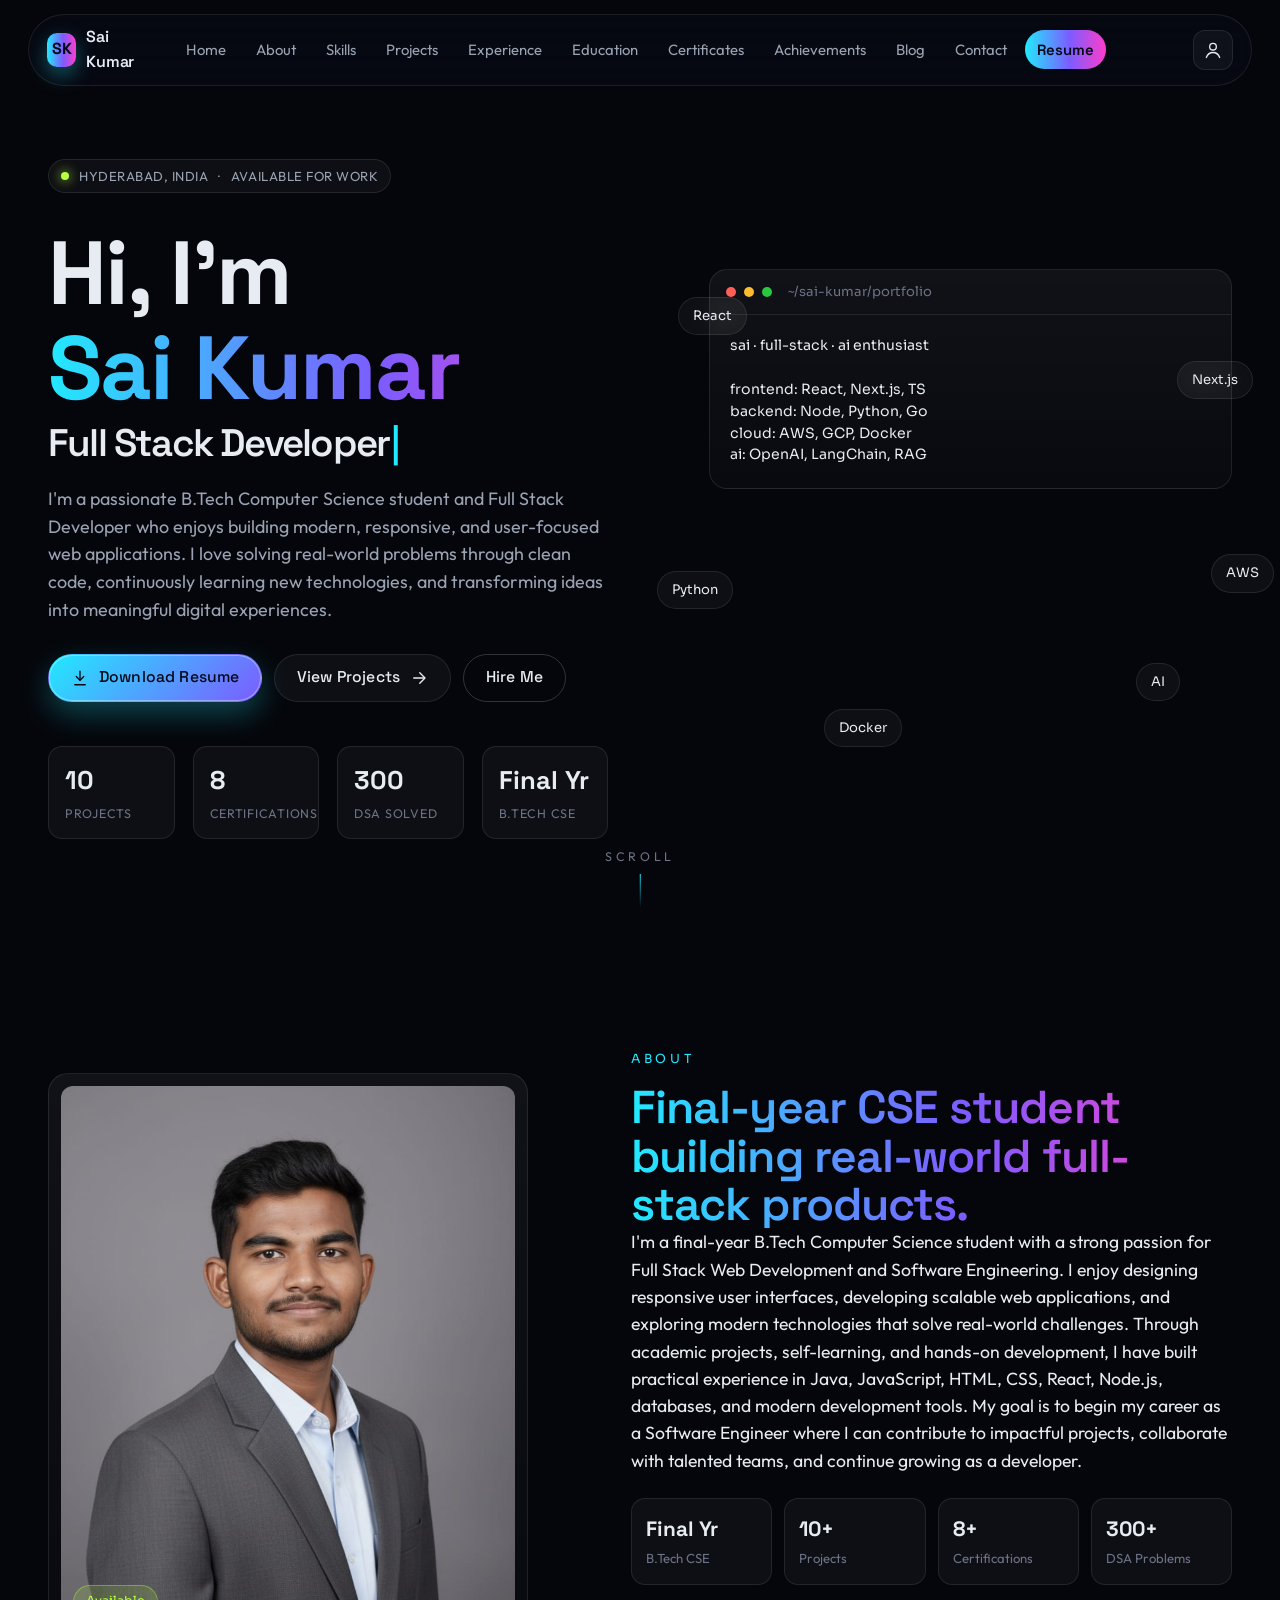
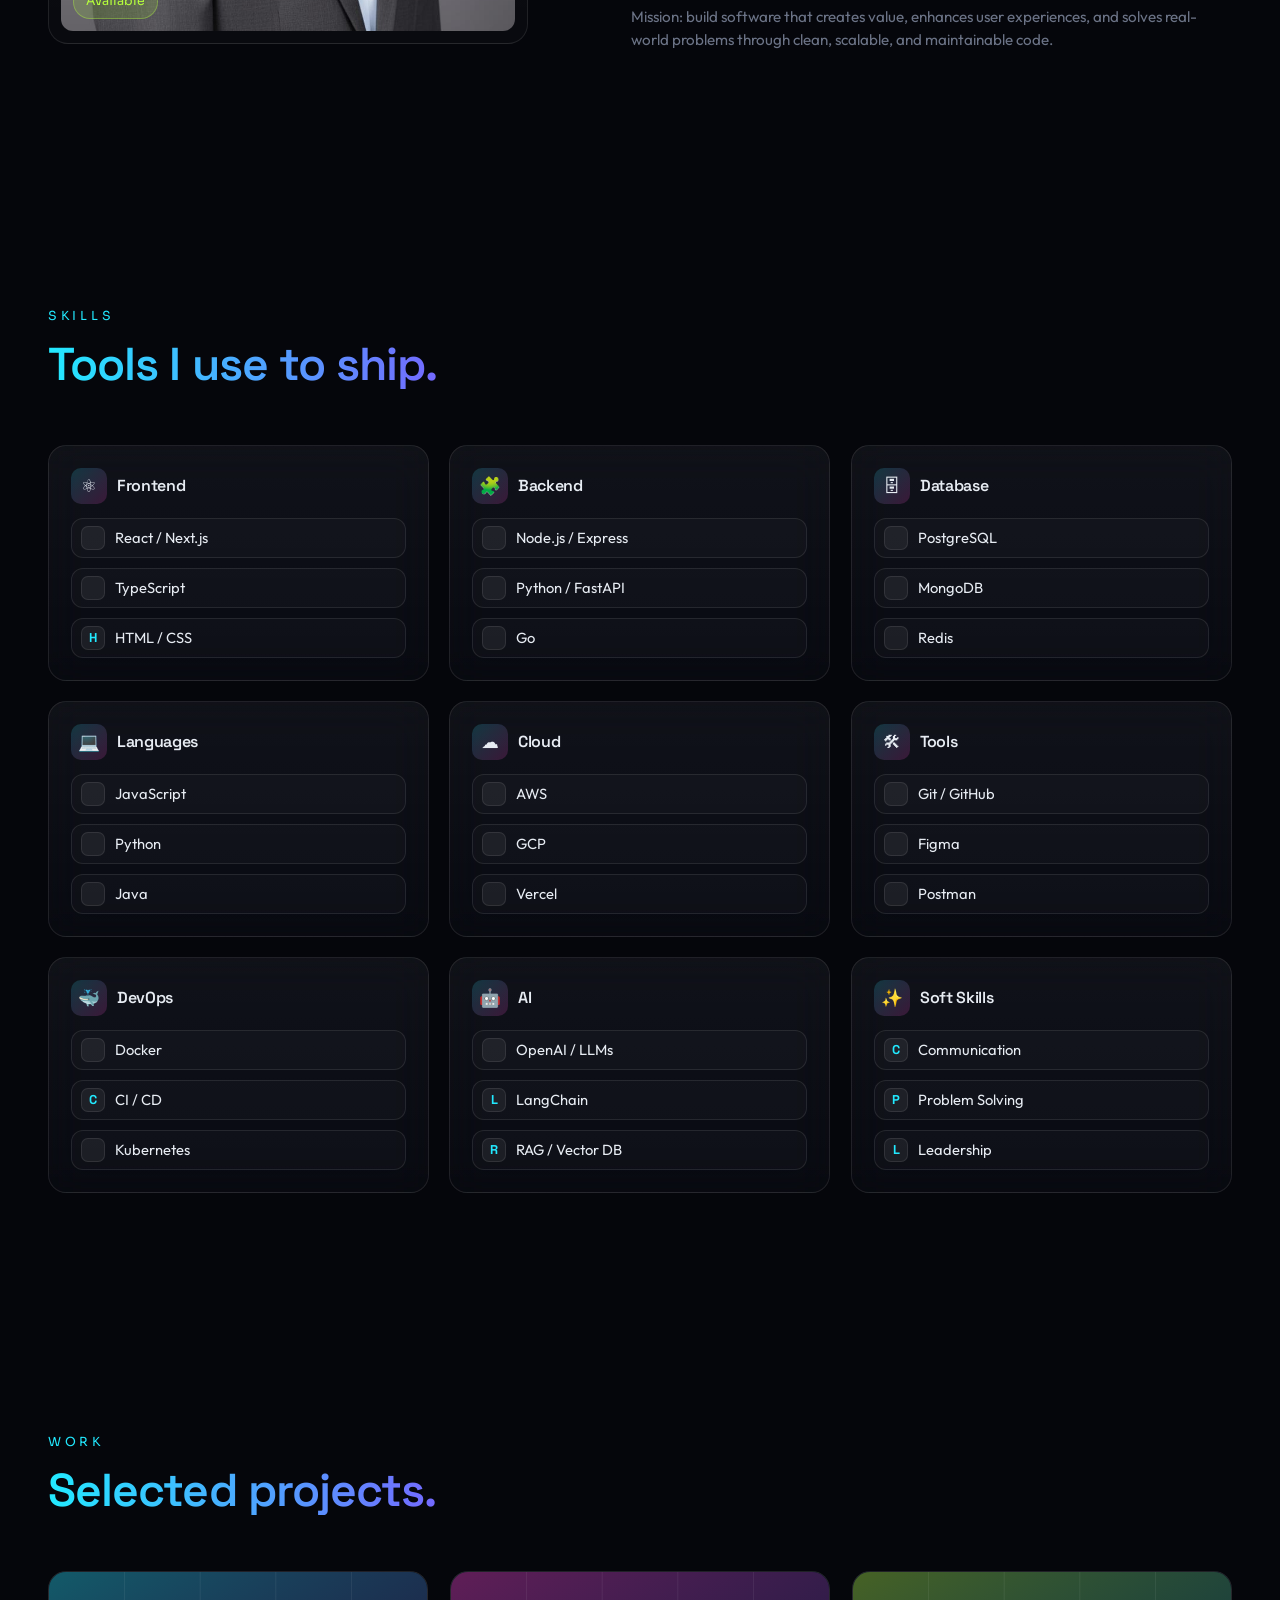
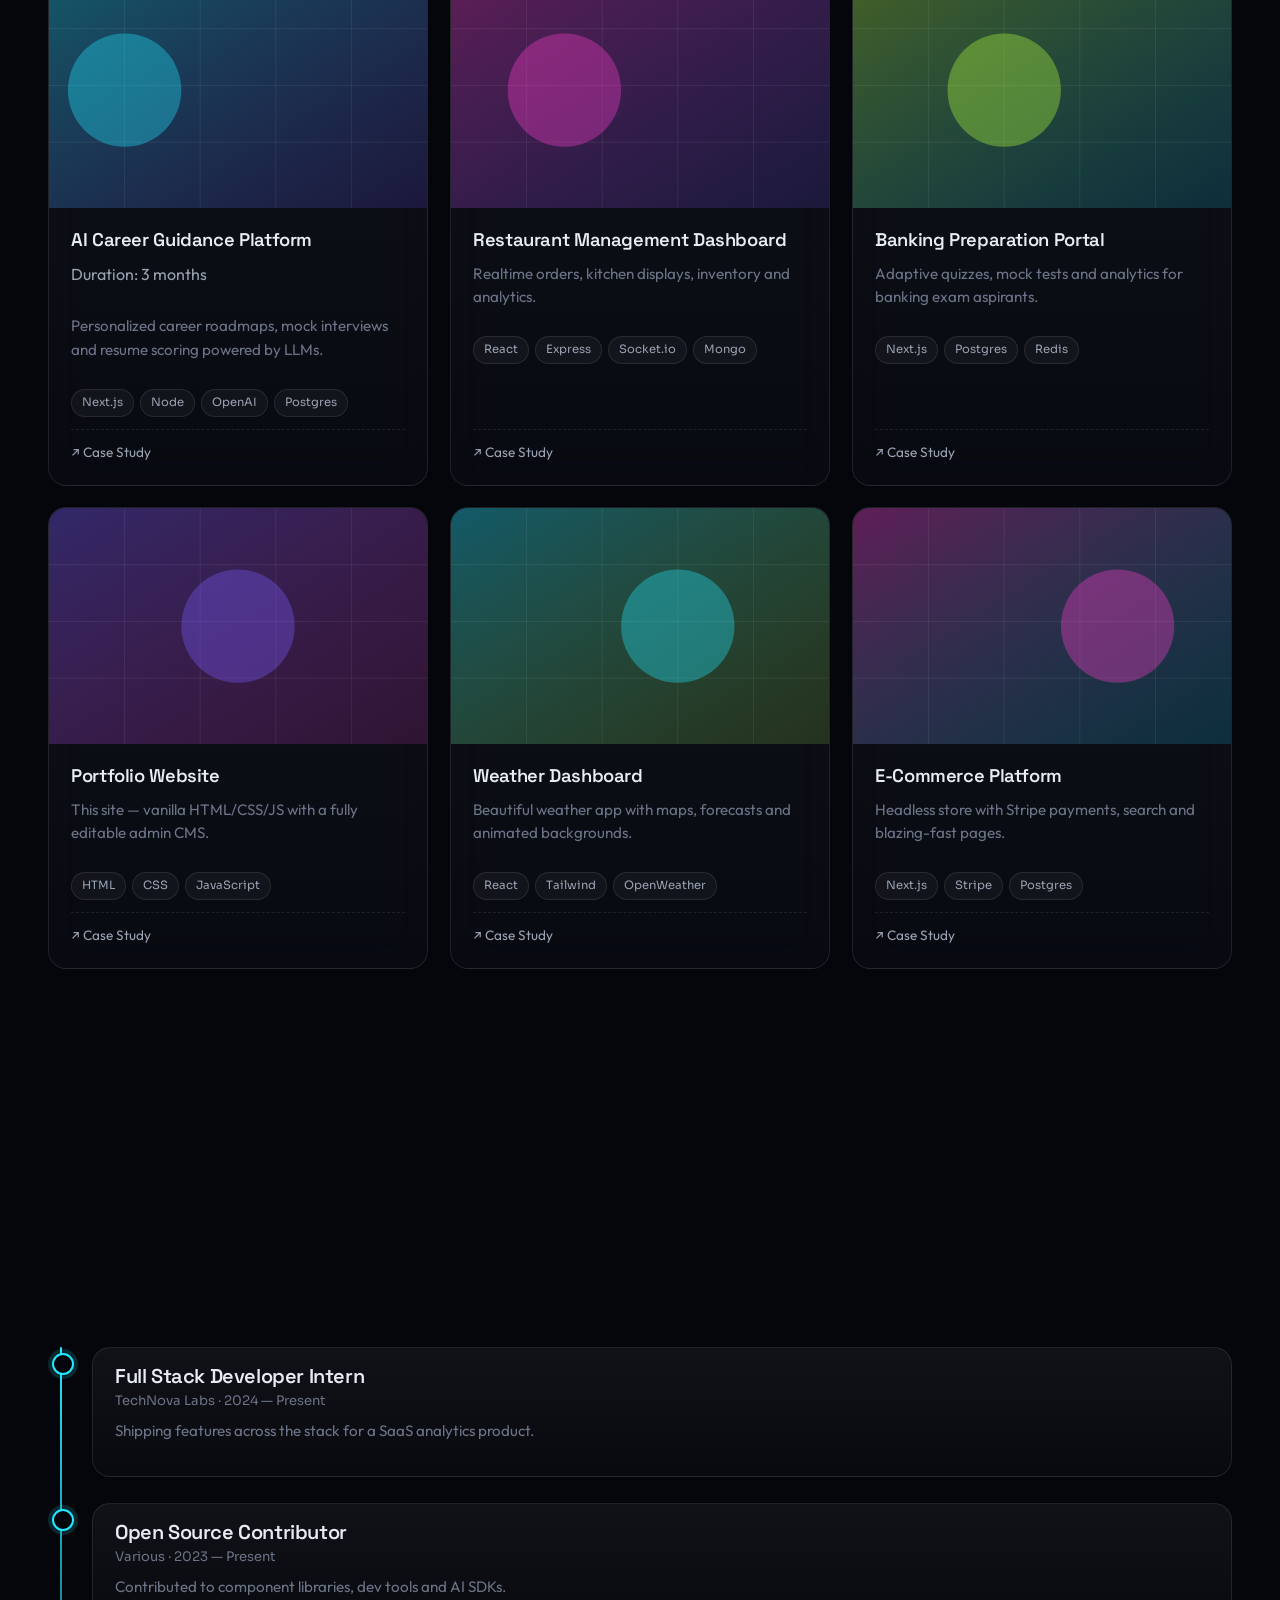
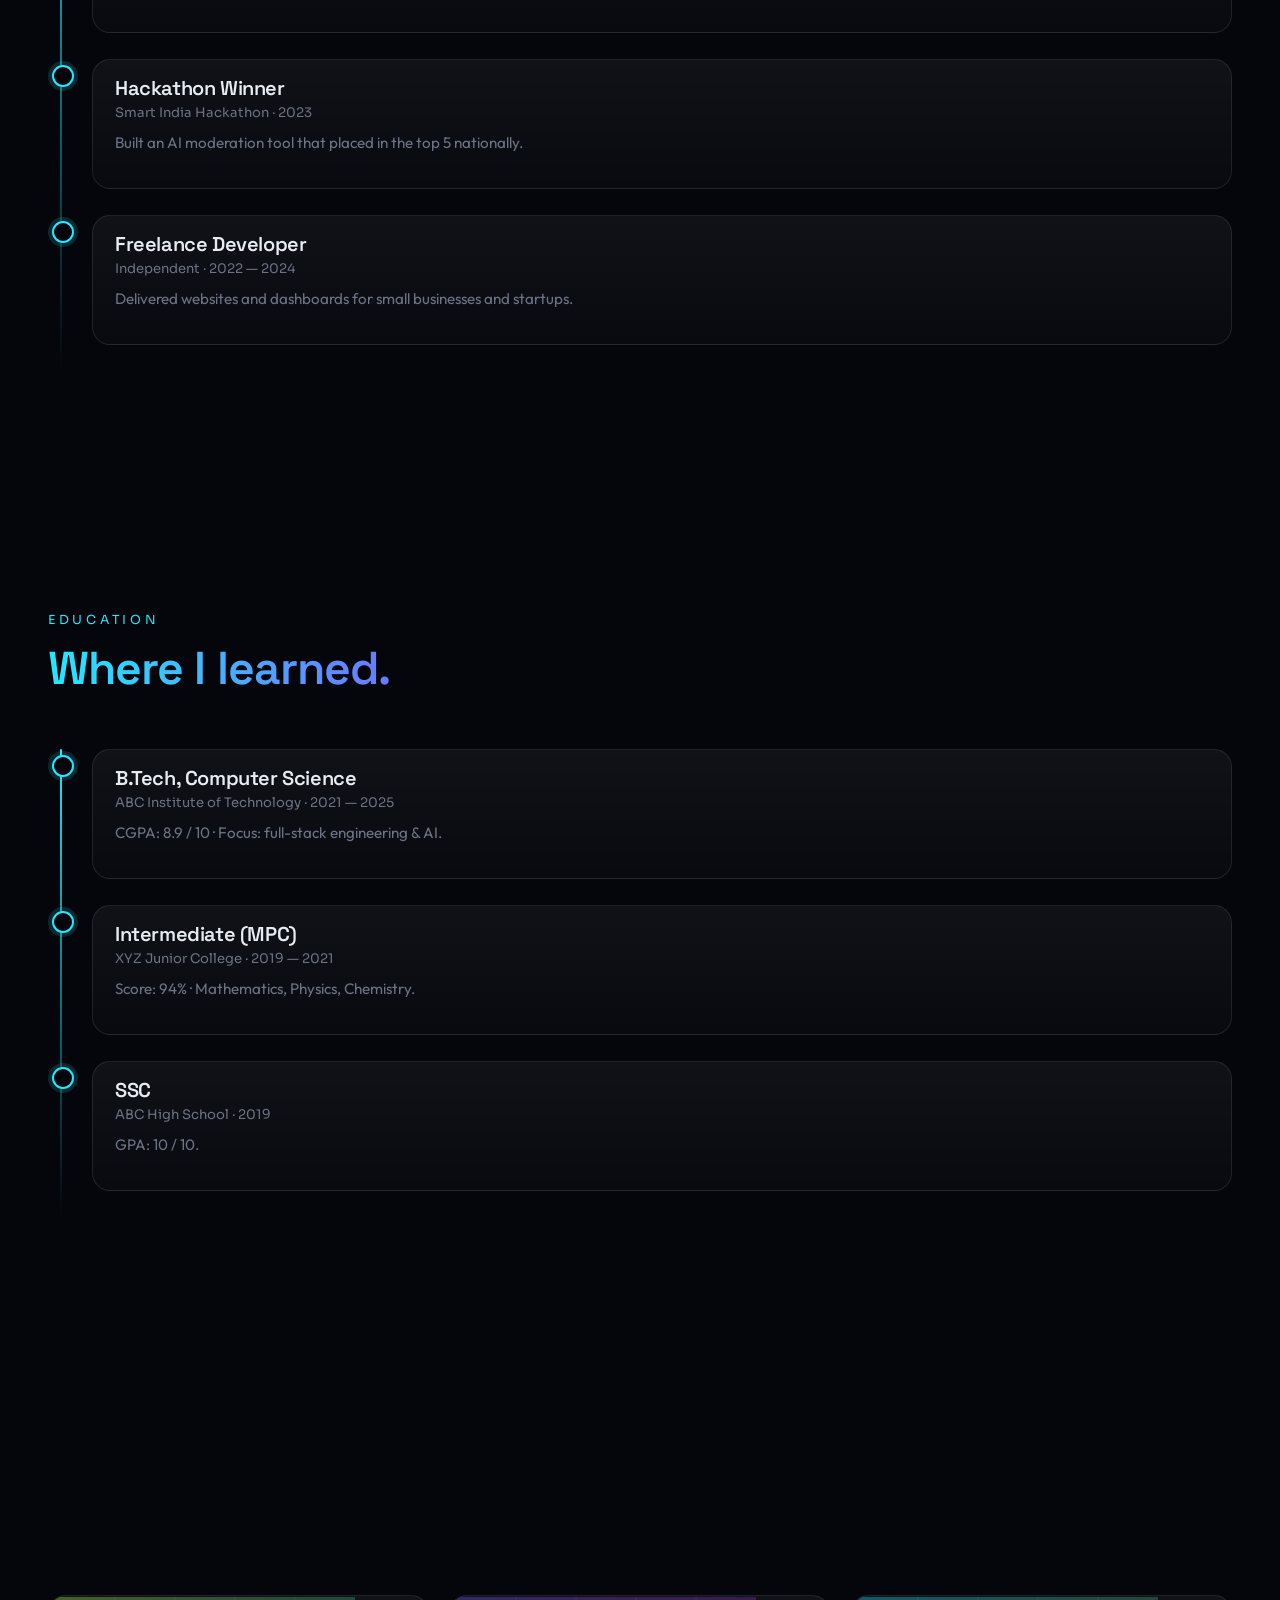
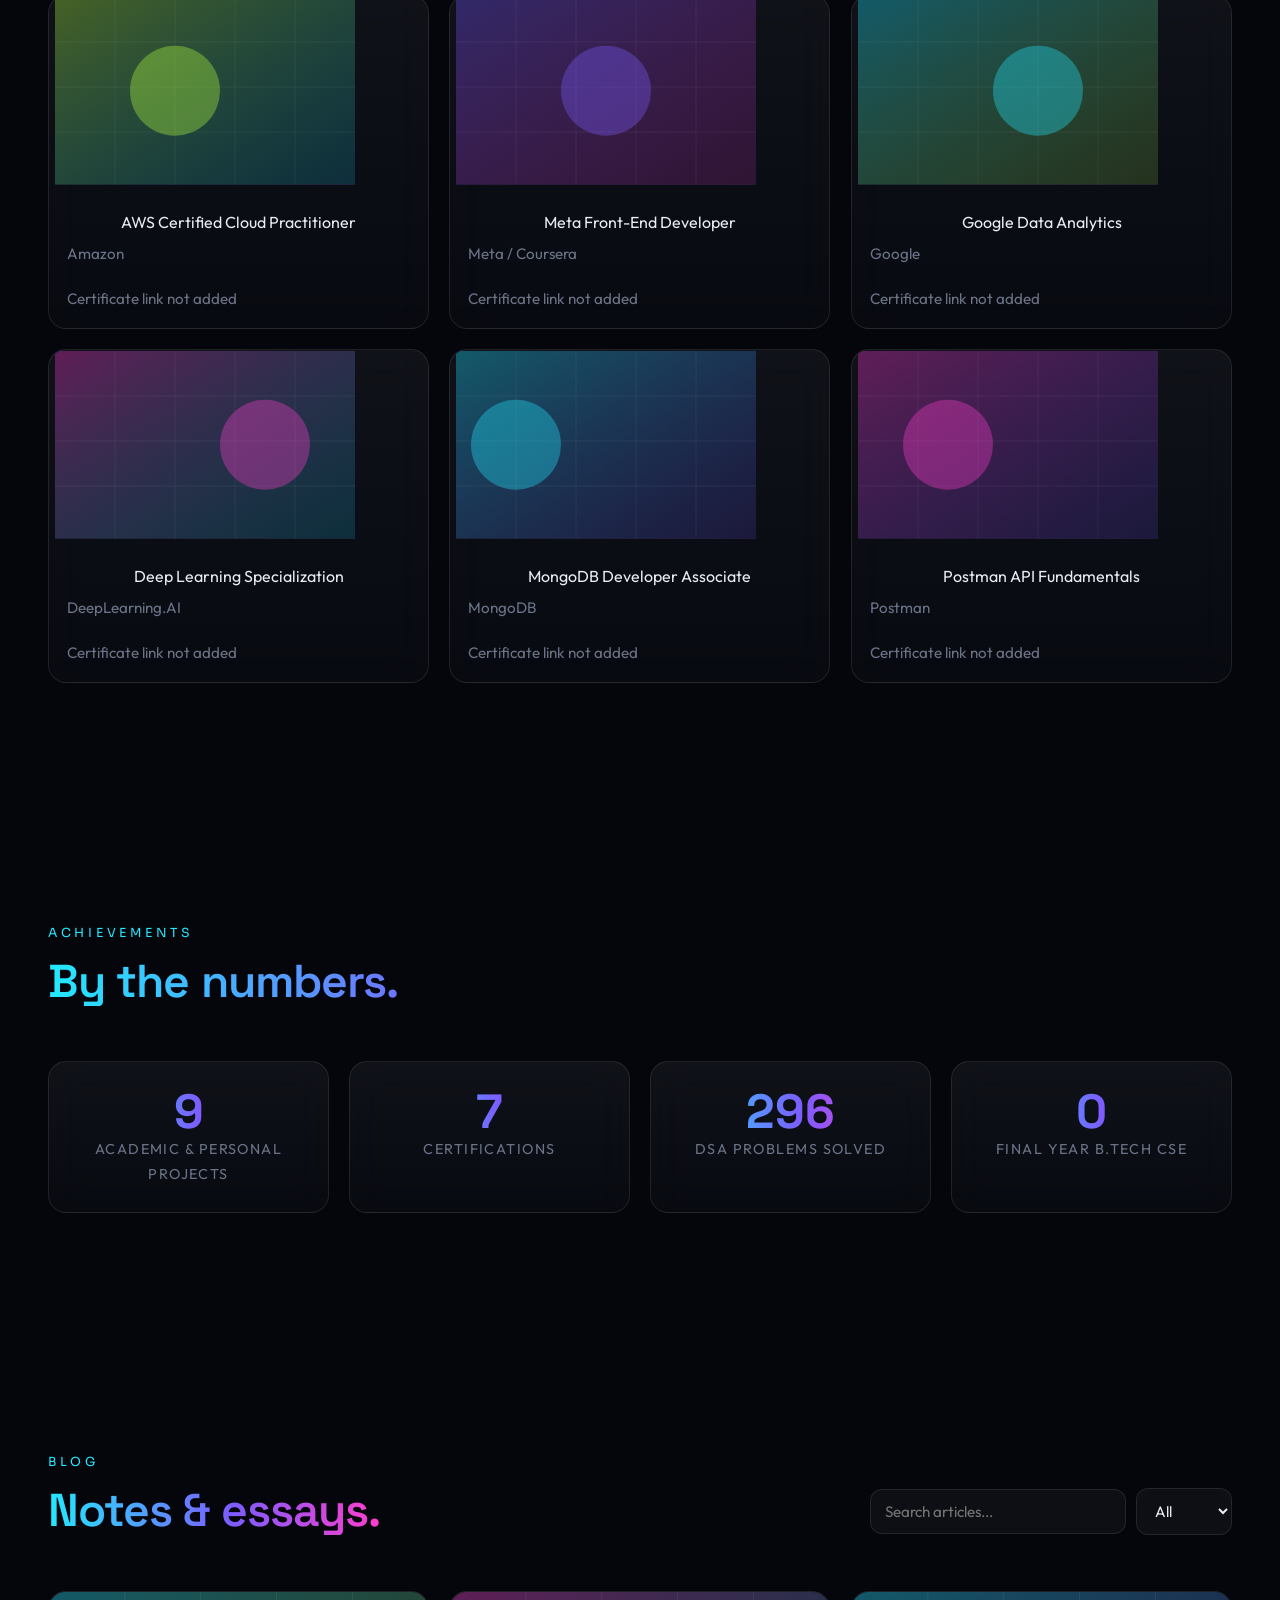
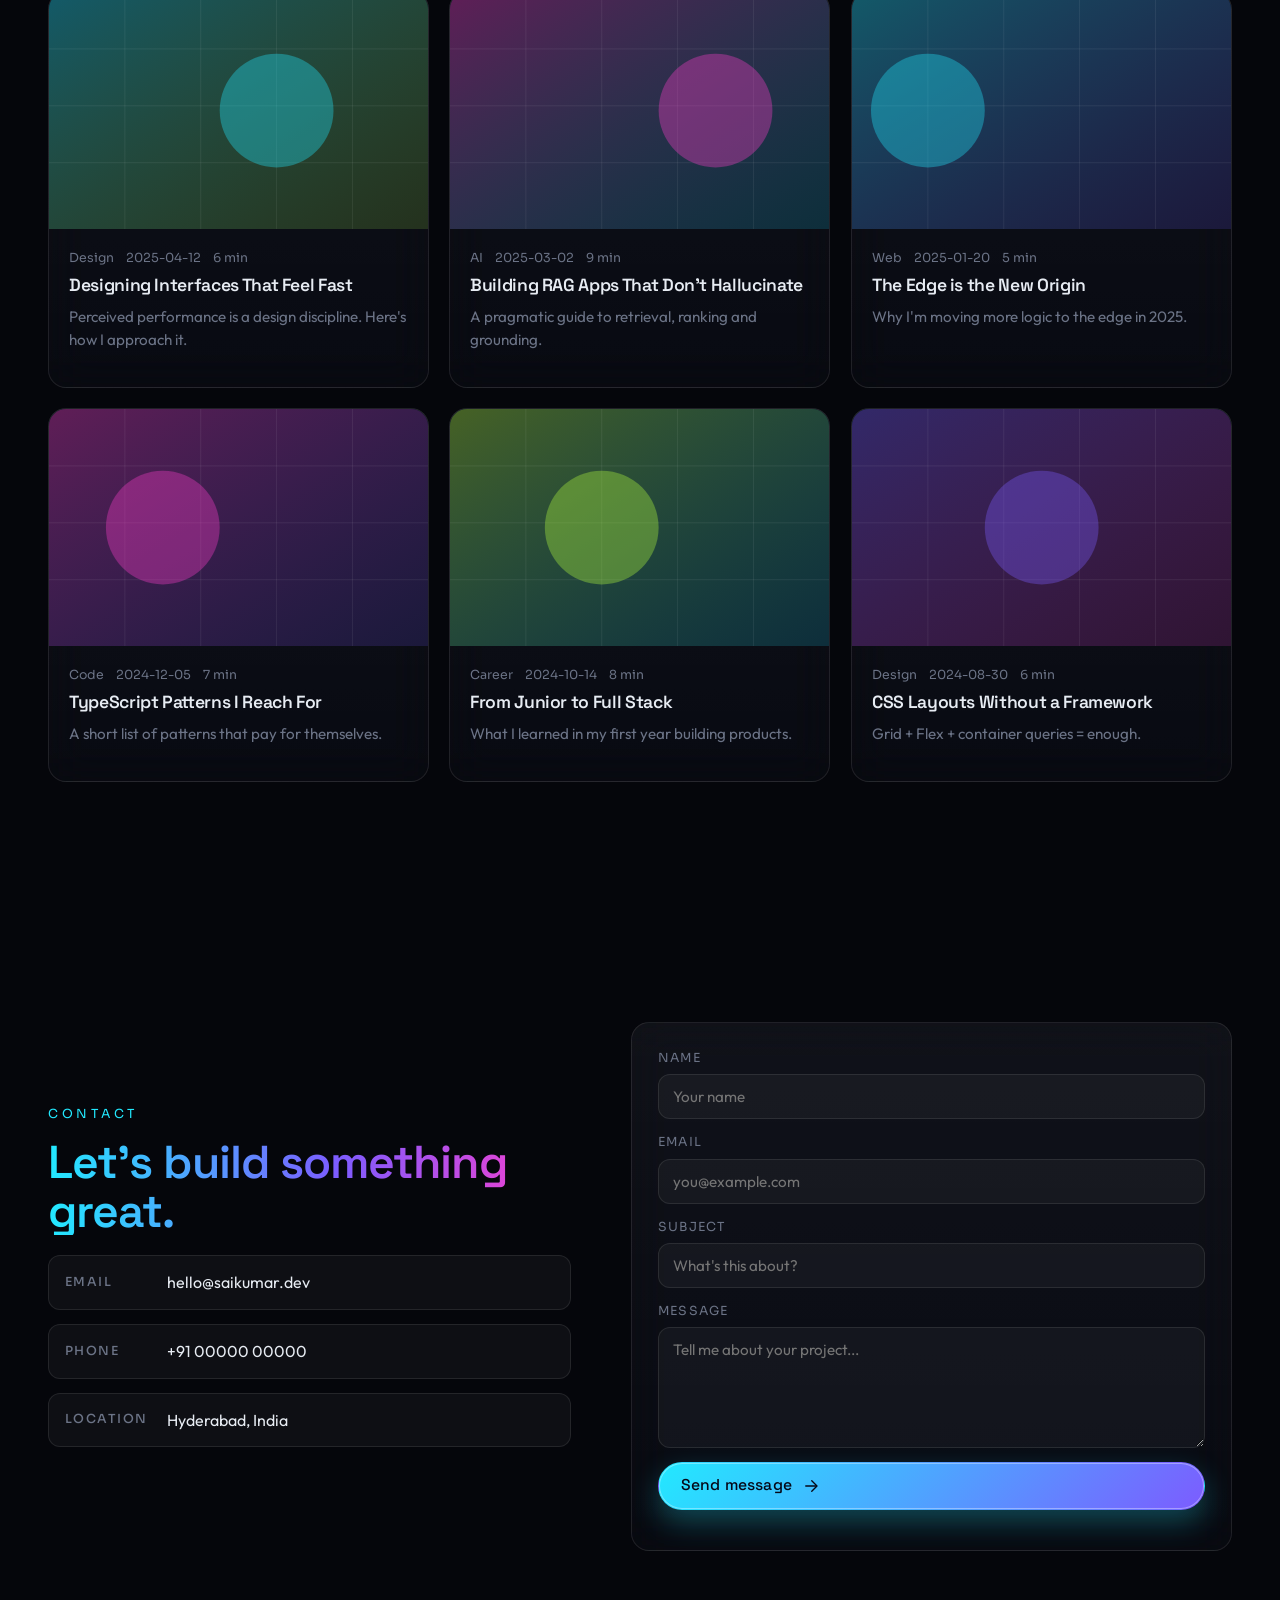
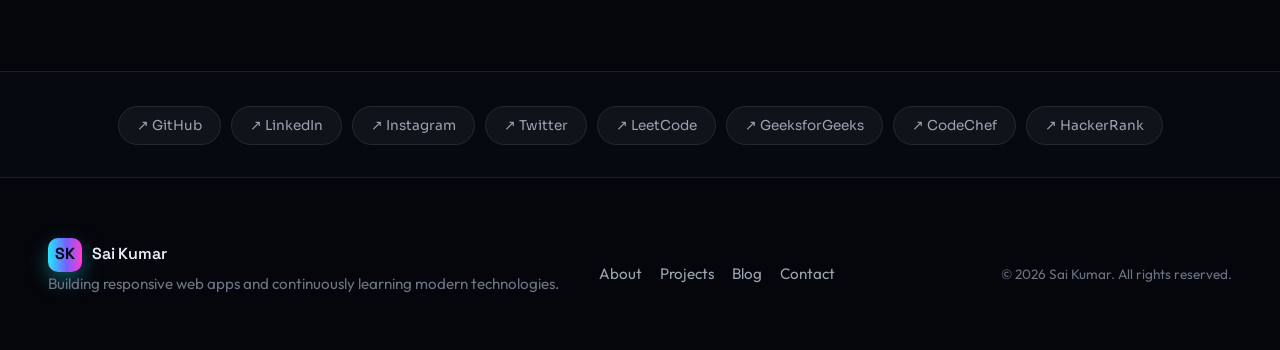
<file: index.html>
<!doctype html>
<html lang="en">
  <head>
    <meta charset="utf-8" />
    <meta name="viewport" content="width=device-width, initial-scale=1, viewport-fit=cover" />
    <meta name="theme-color" content="#05060B" />

    <title>Sai Kumar — Full Stack Developer & CSE Student</title>
    <meta
      name="description"
      content="Final-year B.Tech Computer Science student and Full Stack Developer building modern, responsive web apps with React, Node.js, Java, and modern web tools. Projects, experience, blog and contact."
    />
    <meta
      name="keywords"
      content="Sai Kumar, Full Stack Developer, B.Tech CSE, Software Engineer, React, Node.js, JavaScript, Java, HTML, CSS, MongoDB, MySQL, Portfolio, Hyderabad"
    />
    <meta name="author" content="Sai Kumar" />
    <link rel="canonical" href="https://porfolio-sai.lovable.app/portfolio.html" />

    <!-- Open Graph -->
    <meta property="og:type" content="profile" />
    <meta property="og:site_name" content="Sai Kumar — Portfolio" />
    <meta property="og:title" content="Sai Kumar — Full Stack Developer & CSE Student" />
    <meta
      property="og:description"
      content="Final-year B.Tech CSE student and Full Stack Developer. Building responsive web apps, solving real-world problems, and continuously learning modern technologies."
    />
    <meta property="og:url" content="https://porfolio-sai.lovable.app/portfolio.html" />
    <meta property="profile:first_name" content="Sai" />
    <meta property="profile:last_name" content="Kumar" />

    <!-- Favicon (inline SVG data URI so no extra request) -->
    <link
      rel="icon"
      type="image/svg+xml"
      href="data:image/svg+xml,%3Csvg xmlns='http://www.w3.org/2000/svg' viewBox='0 0 64 64'%3E%3Cdefs%3E%3ClinearGradient id='g' x1='0' y1='0' x2='1' y2='1'%3E%3Cstop offset='0' stop-color='%2322E9FF'/%3E%3Cstop offset='1' stop-color='%23FF3DCB'/%3E%3C/linearGradient%3E%3C/defs%3E%3Crect width='64' height='64' rx='14' fill='%23070812'/%3E%3Ctext x='50%25' y='58%25' text-anchor='middle' font-family='Space Grotesk,sans-serif' font-weight='700' font-size='34' fill='url(%23g)'%3ESK%3C/text%3E%3C/svg%3E"
    />

    <!-- Fonts -->
    <link rel="preconnect" href="https://fonts.googleapis.com" />
    <link rel="preconnect" href="https://fonts.gstatic.com" crossorigin />
    <link
      rel="stylesheet"
      href="https://fonts.googleapis.com/css2?family=Outfit:wght@300;400;500;600;700&family=Sora:wght@300;400;500;600;700&family=Space+Grotesk:wght@400;500;600;700&display=swap"
    />

    <!-- Styles -->
    <link rel="stylesheet" href="css/style.css" />
    <link rel="stylesheet" href="css/animations.css" />
    <link rel="stylesheet" href="css/responsive.css" />

    <!-- JSON-LD Person -->
    <script type="application/ld+json">
      {
        "@context": "https://schema.org",
        "@type": "Person",
        "name": "Sai Kumar",
        "jobTitle": "Full Stack Developer",
        "description": "Final-year B.Tech Computer Science student and Full Stack Developer building modern, responsive web applications with React, Node.js, Java and modern web tools.",
        "url": "https://porfolio-sai.lovable.app/portfolio.html",
        "address": {
          "@type": "PostalAddress",
          "addressLocality": "Hyderabad",
          "addressCountry": "IN"
        },
        "alumniOf": {
          "@type": "CollegeOrUniversity",
          "name": "B.Tech Computer Science"
        },
        "knowsAbout": [
          "Full Stack Development",
          "Software Engineering",
          "React",
          "Node.js",
          "JavaScript",
          "Java",
          "HTML",
          "CSS",
          "MongoDB",
          "MySQL"
        ],
        "sameAs": []
      }
    </script>
  </head>
  <body>
    <!-- Backgrounds -->


    <!-- Loading screen -->
    <div class="loader" id="loader" role="status" aria-live="polite">
      <div class="loader-inner">
        <div class="loader-logo">
          <span>SK</span>
          <em class="pulse"></em>
        </div>
        <ul class="loader-steps" id="loader-steps">
          <li>Initializing Portfolio...</li>
          <li>Loading Assets...</li>
          <li>Rendering Components...</li>
          <li>Connecting Services...</li>
          <li>Portfolio Ready ✓</li>
        </ul>
        <div class="loader-bar"><i></i></div>
      </div>
    </div>

    <!-- Navbar -->
    <header class="nav" id="nav">
      <div class="nav-wrap">
        <a href="#home" class="nav-logo" aria-label="Sai Kumar — Home">
          <span class="logo-mark">SK</span>
          <span class="logo-name" data-bind="site.name">Sai Kumar</span>
        </a>

        <nav class="nav-links" id="nav-links" aria-label="Primary">
          <a href="#home">Home</a>
          <a href="#about">About</a>
          <a href="#skills">Skills</a>
          <a href="#projects">Projects</a>
          <a href="#experience">Experience</a>
          <a href="#education">Education</a>
          <a href="#certificates">Certificates</a>
          <a href="#achievements">Achievements</a>
          <a href="#blog">Blog</a>
          <a href="#contact">Contact</a>
          <a href="#" id="resume-link" class="pill">Resume</a>
        </nav>

        <div class="nav-actions">
          <button class="icon-btn" id="admin-open" aria-label="Open admin login" title="Admin">
            <svg viewBox="0 0 24 24" width="20" height="20" fill="none" stroke="currentColor" stroke-width="1.6" stroke-linecap="round" stroke-linejoin="round" aria-hidden="true"><circle cx="12" cy="8" r="4"/><path d="M4 21c1.5-4 4.5-6 8-6s6.5 2 8 6"/></svg>
          </button>
          <button class="icon-btn hamburger" id="hamburger" aria-label="Toggle menu" aria-expanded="false">
            <span></span><span></span><span></span>
          </button>
        </div>
      </div>
    </header>

    <main id="main">
      <!-- HERO -->
      <section id="home" class="hero">
        <div class="container hero-wrap">
          <div class="hero-copy reveal" data-reveal="fade-up">
            <p class="eyebrow"><span class="dot"></span> <span data-bind="hero.location">Hyderabad, India</span> · <span data-home-bind="availability">Available for work</span></p>
            <h1 class="hero-title">
              <span class="line" data-home-bind="greeting">Hi, I'm</span>
              <span class="line grad" data-bind="hero.name">Sai Kumar</span>
              <span class="line small"><span id="typing" class="typing"></span><span class="caret">|</span></span>
            </h1>
            <p class="hero-lede" data-bind="hero.tagline">
              I'm a passionate B.Tech Computer Science student and Full Stack Developer who enjoys building modern, responsive, and user-focused web applications. I love solving real-world problems through clean code, continuously learning new technologies, and transforming ideas into meaningful digital experiences.
            </p>
            <div class="hero-ctas">
              <a class="btn primary magnetic" id="cta-resume" href="#">
                <svg viewBox="0 0 24 24" width="18" height="18" fill="none" stroke="currentColor" stroke-width="1.8" stroke-linecap="round" stroke-linejoin="round"><path d="M12 3v12"/><path d="m7 10 5 5 5-5"/><path d="M5 21h14"/></svg>
                <span data-home-bind="resumeButton">Download Resume</span>
              </a>
              <a class="btn ghost magnetic" href="#projects">
                <span data-home-bind="projectsButton">View Projects</span>
                <svg viewBox="0 0 24 24" width="18" height="18" fill="none" stroke="currentColor" stroke-width="1.8" stroke-linecap="round" stroke-linejoin="round"><path d="M5 12h14"/><path d="m13 5 7 7-7 7"/></svg>
              </a>
              <a class="btn outline magnetic" href="#contact" data-home-bind="contactButton">Hire Me</a>
            </div>

            <ul class="hero-stats" data-home-list="heroStats">
              <li><b data-counter="10">0</b><span>Projects</span></li>
              <li><b data-counter="8">0</b><span>Certifications</span></li>
              <li><b data-counter="300">0</b><span>DSA Solved</span></li>
              <li><b>Final Yr</b><span>B.Tech CSE</span></li>
            </ul>
          </div>

          <div class="hero-visual reveal" data-reveal="fade-left">
            <div class="glass terminal tilt">
              <header class="term-head">
                <i></i><i></i><i></i>
                <span data-home-bind="terminalTitle">~/sai-kumar/portfolio</span>
              </header>
              <pre class="term-body" data-home-bind="terminalContent"><span class="p">➜</span> <span class="k">whoami</span>
<span class="v">sai · full-stack · ai enthusiast</span>

<span class="p">➜</span> <span class="k">cat</span> stack.json
{
  "frontend": ["React", "Next.js", "TS"],
  "backend":  ["Node", "Python", "Go"],
  "cloud":    ["AWS", "GCP", "Docker"],
  "ai":       ["OpenAI", "LangChain", "RAG"]
}

<span class="p">➜</span> <span class="k">npm</span> run build ✓ ready
</pre>
            </div>

            <div class="float-chips" data-home-list="technologyChips" aria-hidden="true">
              <span class="chip" style="--d:0s">⚛ React</span>
              <span class="chip" style="--d:.6s">▲ Next.js</span>
              <span class="chip" style="--d:1.2s">🐍 Python</span>
              <span class="chip" style="--d:.3s">☁ AWS</span>
              <span class="chip" style="--d:.9s">🤖 AI</span>
              <span class="chip" style="--d:1.5s">🐳 Docker</span>
            </div>
          </div>
        </div>

        <div class="scroll-hint" aria-hidden="true">
          <span>Scroll</span>
          <i></i>
        </div>
      </section>

      <!-- ABOUT -->
      <section id="about" class="section">
        <div class="container two-col">
          <div class="about-media reveal" data-reveal="fade-right">
            <div class="glass photo tilt">
              <div class="photo-inner" id="about-photo" aria-hidden="true">
                <img src="assets/profile.jpeg" alt="Sai Kumar" loading="lazy" />
              </div>
              <div class="badge">Available</div>
            </div>
          </div>

          <div class="about-copy reveal" data-reveal="fade-up">
            <p class="section-kicker" data-home-bind="aboutKicker">About</p>
            <h2 class="section-title" data-home-bind="aboutTitle">Final-year CSE student building real-world full-stack products.</h2>
            <p class="lede" data-bind="about.bio">
              I'm a final-year B.Tech Computer Science student with a strong passion for Full Stack Web Development and Software Engineering. I enjoy designing responsive user interfaces, developing scalable web applications, and exploring modern technologies that solve real-world challenges. Through academic projects, self-learning, and hands-on development, I have built practical experience in Java, JavaScript, HTML, CSS, React, Node.js, databases, and modern development tools. My goal is to begin my career as a Software Engineer where I can contribute to impactful projects, collaborate with talented teams, and continue growing as a developer.
            </p>
            <ul class="about-list" data-home-list="aboutHighlights">
              <li><b>Final Yr</b><span>B.Tech CSE</span></li>
              <li><b>10+</b><span>Projects</span></li>
              <li><b>8+</b><span>Certifications</span></li>
              <li><b>300+</b><span>DSA Problems</span></li>
            </ul>
            <p class="muted" data-home-bind="mission">Mission: build software that creates value, enhances user experiences, and solves real-world problems through clean, scalable, and maintainable code.</p>
          </div>
        </div>
      </section>

      <!-- SKILLS -->
      <section id="skills" class="section">
        <div class="container">
          <header class="section-head reveal" data-reveal="fade-up">
            <p class="section-kicker" data-home-bind="skillsKicker">Skills</p>
            <h2 class="section-title" data-home-bind="skillsTitle">Tools I use to ship.</h2>
          </header>
          <div class="skills-grid" id="skills-grid"></div>
        </div>
      </section>

      <!-- PROJECTS -->
      <section id="projects" class="section">
        <div class="container">
          <header class="section-head reveal" data-reveal="fade-up">
            <p class="section-kicker" data-home-bind="projectsKicker">Work</p>
            <h2 class="section-title" data-home-bind="projectsTitle">Selected projects.</h2>
          </header>
          <div class="projects-grid" id="projects-grid"></div>
        </div>
      </section>




      <!-- EXPERIENCE -->
      <section id="experience" class="section">
        <div class="container">
          <header class="section-head reveal" data-reveal="fade-up">
            <p class="section-kicker" data-home-bind="experienceKicker">Experience</p>
            <h2 class="section-title" data-home-bind="experienceTitle">Where I've built.</h2>
          </header>
          <ol class="timeline" id="experience-list"></ol>
        </div>
      </section>

      <!-- EDUCATION -->
      <section id="education" class="section">
        <div class="container">
          <header class="section-head reveal" data-reveal="fade-up">
            <p class="section-kicker" data-home-bind="educationKicker">Education</p>
            <h2 class="section-title" data-home-bind="educationTitle">Where I learned.</h2>
          </header>
          <ol class="timeline" id="education-list"></ol>
        </div>
      </section>

      <!-- CERTIFICATES -->
      <section id="certificates" class="section">
        <div class="container">
          <header class="section-head reveal" data-reveal="fade-up">
            <p class="section-kicker" data-home-bind="certificatesKicker">Certificates</p>
            <h2 class="section-title" data-home-bind="certificatesTitle">Verified learning.</h2>
          </header>
          <div class="cert-grid" id="cert-grid"></div>
        </div>
      </section>

      <!-- ACHIEVEMENTS -->
      <section id="achievements" class="section">
        <div class="container">
          <header class="section-head reveal" data-reveal="fade-up">
            <p class="section-kicker" data-home-bind="achievementsKicker">Achievements</p>
            <h2 class="section-title" data-home-bind="achievementsTitle">By the numbers.</h2>
          </header>
          <div class="counters" id="counters"></div>
        </div>
      </section>

      <!-- BLOG -->
      <section id="blog" class="section">
        <div class="container">
          <header class="section-head between reveal" data-reveal="fade-up">
            <div>
              <p class="section-kicker" data-home-bind="blogKicker">Blog</p>
              <h2 class="section-title" data-home-bind="blogTitle">Notes & essays.</h2>
            </div>
            <div class="blog-tools">
              <input id="blog-search" class="input" type="search" placeholder="Search articles..." aria-label="Search articles" />
              <select id="blog-cat" class="input" aria-label="Filter category"></select>
            </div>
          </header>
          <div class="blog-grid" id="blog-grid"></div>
        </div>
      </section>




      <!-- CONTACT -->
      <section id="contact" class="section">
        <div class="container two-col contact-wrap">
          <div class="reveal" data-reveal="fade-right">
            <p class="section-kicker" data-home-bind="contactKicker">Contact</p>
            <h2 class="section-title" data-home-bind="contactTitle">Let's build something great.</h2>
            <ul class="contact-info">
              <li><b>Email</b><a data-bind-href="contact.email" data-bind="contact.email">hello@saikumar.dev</a></li>
              <li><b>Phone</b><a data-bind-href-tel="contact.phone" data-bind="contact.phone">+91 00000 00000</a></li>
              <li><b>Location</b><span data-bind="contact.location">Hyderabad, India</span></li>
            </ul>
          </div>

          <form class="glass contact-form reveal" data-reveal="fade-left" id="contact-form" novalidate>
            <label><span>Name</span><input required name="name" class="input" type="text" placeholder="Your name" /></label>
            <label><span>Email</span><input required name="email" class="input" type="email" placeholder="you@example.com" /></label>
            <label><span>Subject</span><input name="subject" class="input" type="text" placeholder="What's this about?" /></label>
            <label><span>Message</span><textarea required name="message" class="input" rows="5" placeholder="Tell me about your project..."></textarea></label>
            <button class="btn primary magnetic" type="submit">
              Send message
              <svg viewBox="0 0 24 24" width="18" height="18" fill="none" stroke="currentColor" stroke-width="1.8" stroke-linecap="round" stroke-linejoin="round"><path d="M5 12h14"/><path d="m13 5 7 7-7 7"/></svg>
            </button>
            <p class="form-msg" id="form-msg" role="status" aria-live="polite"></p>
          </form>
        </div>
      </section>
    </main>

    <!-- Social bar -->
    <section class="social-bar" aria-label="Social links">
      <div class="container">
        <ul class="socials" id="socials"></ul>
      </div>
    </section>

    <!-- Footer -->
    <footer class="footer">
      <div class="container footer-wrap">
        <div>
          <a href="#home" class="nav-logo"><span class="logo-mark">SK</span><span class="logo-name" data-bind="site.name">Sai Kumar</span></a>
          <p class="muted" data-bind="site.tagline">Building fast, elegant, intelligent products.</p>
        </div>
        <nav aria-label="Footer">
          <a href="#about">About</a><a href="#projects">Projects</a><a href="#blog">Blog</a><a href="#contact">Contact</a>
        </nav>
        <p class="copy">© <span id="year"></span> <span data-bind="site.name">Sai Kumar</span>. All rights reserved.</p>
      </div>
      <button class="to-top magnetic" id="to-top" aria-label="Back to top">↑</button>
    </footer>

    <!-- Toast -->
    <div class="toast" id="toast" role="status" aria-live="polite"></div>

    <!-- PIN Modal -->
    <div class="modal" id="pin-modal" aria-hidden="true">
      <div class="modal-backdrop" data-close></div>
      <div class="modal-card glass" role="dialog" aria-modal="true" aria-labelledby="pin-title">
        <button class="icon-btn close" data-close aria-label="Close">✕</button>
        <h3 id="pin-title">Admin Access</h3>
        <p class="muted">Enter admin PIN.</p>
        <div class="pin-inputs" id="pin-inputs">
          <input inputmode="numeric" maxlength="1" aria-label="PIN digit 1" />
          <input inputmode="numeric" maxlength="1" aria-label="PIN digit 2" />
          <input inputmode="numeric" maxlength="1" aria-label="PIN digit 3" />
          <input inputmode="numeric" maxlength="1" aria-label="PIN digit 4" />
        </div>
        <p class="pin-err" id="pin-err" role="alert"></p>
      </div>
    </div>

    <!-- Certificate Preview Modal -->
    <div class="modal certificate-modal" id="certificate-modal" aria-hidden="true">
      <div class="modal-backdrop" data-certificate-close></div>
      <div class="modal-card glass certificate-modal-card" role="dialog" aria-modal="true" aria-labelledby="certificate-modal-title">
        <button class="icon-btn close" data-certificate-close aria-label="Close">✕</button>
        <div class="certificate-modal-media"><img id="certificate-modal-image" alt="Certificate" hidden /></div>
        <h3 id="certificate-modal-title">Certificate</h3>
        <p class="muted" id="certificate-modal-issuer"></p>
        <a class="btn primary" id="certificate-modal-link" target="_blank" rel="noopener" hidden>View</a>
      </div>
    </div>

    <div class="modal content-modal" id="project-modal" aria-hidden="true">
      <div class="modal-backdrop" data-content-close></div>
      <article class="modal-card glass content-modal-card" role="dialog" aria-modal="true" aria-labelledby="project-modal-title">
        <button class="icon-btn close" type="button" data-content-close aria-label="Close project details">✕</button>
        <div class="content-modal-media" id="project-modal-media"></div>
        <p class="section-kicker">Case Study</p>
        <h2 id="project-modal-title"></h2>
        <p class="project-detail-duration" id="project-modal-duration"></p>
        <p class="content-modal-description" id="project-modal-description"></p>
        <div class="content-modal-sections" id="project-modal-sections"></div>
        <div class="project-tech" id="project-modal-tech"></div>
        <div class="project-detail-links" id="project-modal-links"></div>
      </article>
    </div>

    <div class="modal content-modal" id="blog-modal" aria-hidden="true">
      <div class="modal-backdrop" data-content-close></div>
      <article class="modal-card glass content-modal-card" role="dialog" aria-modal="true" aria-labelledby="blog-modal-title">
        <button class="icon-btn close" type="button" data-content-close aria-label="Close blog post">✕</button>
        <div class="content-modal-media" id="blog-modal-media"></div>
        <p class="blog-meta" id="blog-modal-meta"></p>
        <h2 id="blog-modal-title"></h2>
        <p class="content-modal-description" id="blog-modal-description"></p>
      </article>
    </div>

    <!-- Admin Dashboard -->
    <div class="admin" id="admin" aria-hidden="true">
      <aside class="admin-side glass">
        <div class="admin-brand"><span class="logo-mark">SK</span> Admin</div>
        <input id="admin-search" class="input" placeholder="Search fields..." aria-label="Search fields" />
        <nav class="admin-nav" id="admin-nav"></nav>
        <div class="admin-tools">
          <button class="btn ghost" id="admin-export">Export JSON</button>
          <label class="btn ghost">
            Import JSON
            <input id="admin-import" type="file" accept="application/json" hidden />
          </label>
          <button class="btn ghost" id="admin-restore">Restore Default</button>
          <button class="btn outline" id="admin-logout">Logout</button>
        </div>
      </aside>
      <section class="admin-main">
        <header class="admin-top glass">
          <h2 id="admin-title">Dashboard</h2>
          <div class="admin-actions">
            <button class="btn ghost" id="admin-preview">Preview</button>
            <button class="btn ghost" id="admin-cancel">Cancel</button>
            <button class="btn primary" id="admin-save">Save</button>
          </div>
        </header>
        <div class="admin-body" id="admin-body"></div>
      </section>
    </div>

    <!-- Scripts -->
    <script src="js/storage.js" defer></script>
    <script src="js/projects.js" defer></script>
    <script src="js/typing.js" defer></script>
    <script src="js/animations.js" defer></script>
    <script src="js/main.js" defer></script>
    <script src="js/admin.js" defer></script>
  </body>
</html>
</file>
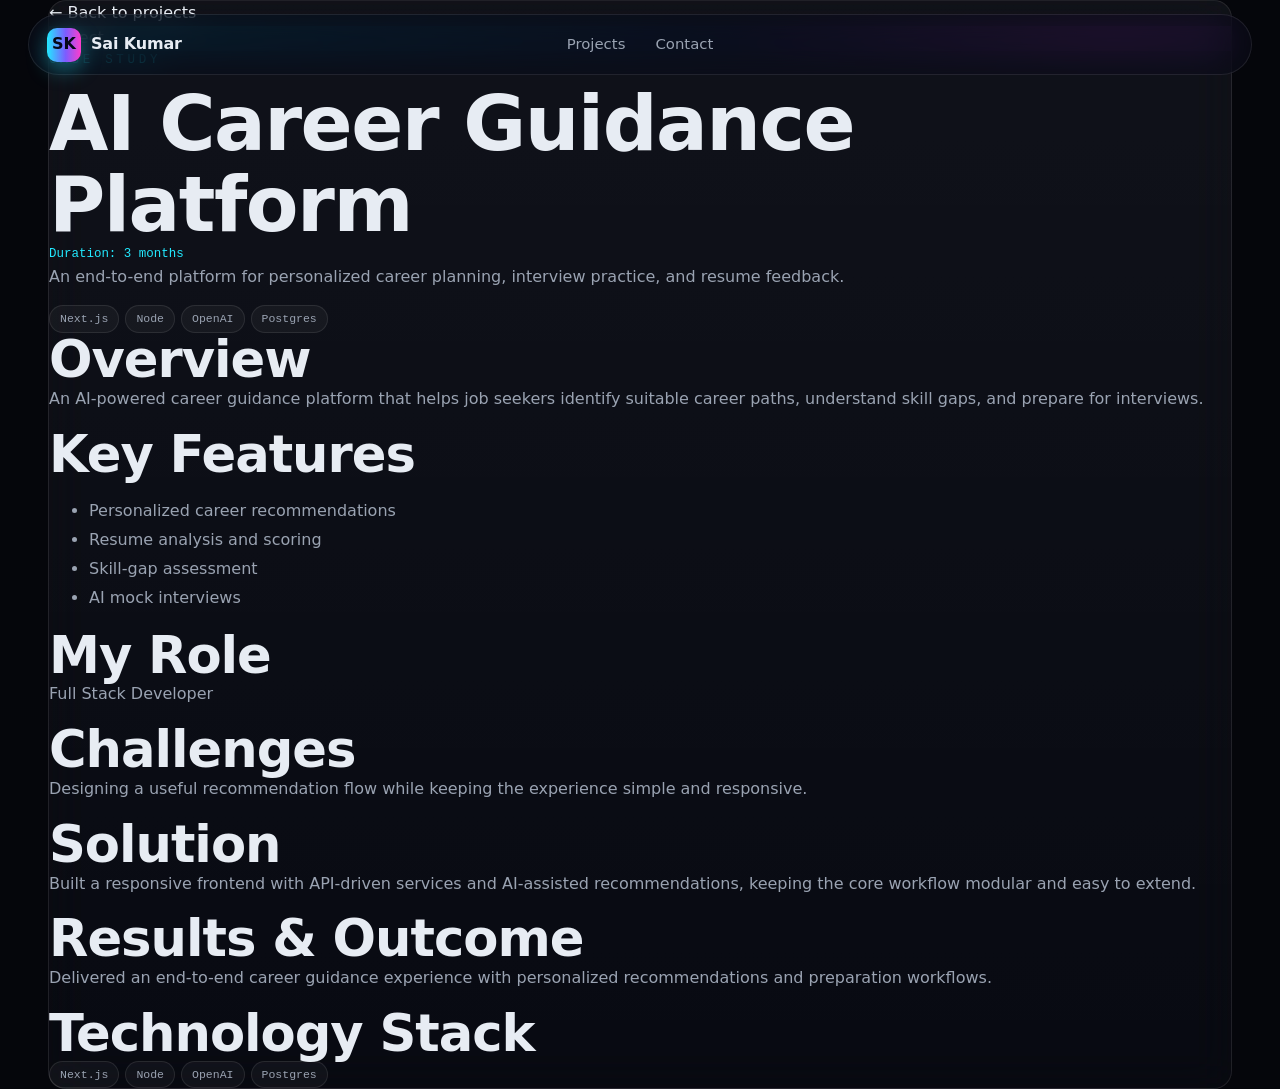
<file: project.html>
<!doctype html>
<html lang="en">
<head>
  <meta charset="utf-8"/>
  <meta name="viewport" content="width=device-width, initial-scale=1, viewport-fit=cover"/>
  <meta name="theme-color" content="#05060B"/>
  <title>Project Case Study — Sai Kumar</title>
  <link rel="stylesheet" href="css/style.css"/>
  <link rel="stylesheet" href="css/animations.css"/>
  <link rel="stylesheet" href="css/responsive.css"/>
</head>
<body>
  <header class="nav" id="nav"><div class="nav-wrap project-nav-wrap">
    <a href="index.html#home" class="nav-logo"><span class="logo-mark">SK</span><span class="logo-name">Sai Kumar</span></a>
    <nav class="nav-links project-nav-links"><a href="index.html#projects">Projects</a><a href="index.html#contact">Contact</a></nav>
  </div></header>
  <main class="project-detail-page">
    <div class="container" id="project-detail"></div>
  </main>
  <script src="js/storage.js"></script>
  <script>
  (function(){
    const root=document.getElementById('project-detail');
    const esc=s=>String(s??'').replace(/[&<>"']/g,c=>({'&':'&amp;','<':'&lt;','>':'&gt;','"':'&quot;',"'":'&#39;'}[c]));
    const data=window.Store.get();
    const id=new URLSearchParams(location.search).get('id');
    const p=data.projects?.[Number(id)];
    if(!p){root.innerHTML='<section class="glass card project-not-found"><h1>Project not found</h1><a class="btn primary" href="index.html#projects">Back to projects</a></section>';return;}
    const cs=p.caseStudy||{};
    const image=p.image?`<img src="${esc(p.image)}" alt="${esc(p.title)}"/>`:'<div class="ph project-detail-placeholder">Project</div>';
    root.innerHTML=`
      <article class="project-detail glass">
        <a class="back-link" href="index.html#projects">← Back to projects</a>
        <div class="project-detail-hero">${image}</div>
        <header class="project-detail-head">
          <p class="section-kicker">Case Study</p>
          <h1>${esc(p.title)}</h1>
          ${p.duration?`<p class="project-detail-duration">Duration: ${esc(p.duration)}</p>`:''}
          <p class="project-detail-description">${esc(p.fullDescription || p.desc)}</p>
          <div class="project-tech">${(p.tech||[]).map(t=>`<span class="tag">${esc(t)}</span>`).join('')}</div>
          <div class="project-detail-links">${p.github&&p.github!=='#'?`<a class="btn ghost" href="${esc(p.github)}" target="_blank" rel="noopener noreferrer">GitHub ↗</a>`:''}${p.live&&p.live!=='#'?`<a class="btn primary" href="${esc(p.live)}" target="_blank" rel="noopener noreferrer">Live Demo ↗</a>`:''}</div>
        </header>
        <div class="project-detail-content">
          ${cs.overview?`<section><h2>Overview</h2><p>${esc(cs.overview)}</p></section>`:''}
          ${cs.features?.length?`<section><h2>Key Features</h2><ul>${cs.features.map(x=>`<li>${esc(x)}</li>`).join('')}</ul></section>`:''}
          ${cs.role?`<section><h2>My Role</h2><p>${esc(cs.role)}</p></section>`:''}
          ${cs.challenges?`<section><h2>Challenges</h2><p>${esc(cs.challenges)}</p></section>`:''}
          ${cs.solution?`<section><h2>Solution</h2><p>${esc(cs.solution)}</p></section>`:''}
          ${cs.results?`<section><h2>Results & Outcome</h2><p>${esc(cs.results)}</p></section>`:''}
          <section><h2>Technology Stack</h2><div class="project-tech project-detail-tech">${(p.tech||[]).map(t=>`<span class="tag">${esc(t)}</span>`).join('')}</div></section>
        </div>
      </article>`;
  })();
  </script>
</body>
</html>
</file>
<file: css/style.css>
/* =========================================================
   Sai Kumar — Portfolio · Base + Design System
   ========================================================= */

:root {
  --bg: #05060B;
  --bg-2: #0A0D18;
  --surface: rgba(255, 255, 255, 0.04);
  --surface-2: rgba(255, 255, 255, 0.06);
  --border: rgba(255, 255, 255, 0.09);
  --border-strong: rgba(255, 255, 255, 0.18);
  --text: #E7ECF3;
  --text-dim: #9AA3B2;
  --muted: #6B7386;

  --accent: #22E9FF;
  --accent-2: #FF3DCB;
  --accent-3: #7C5CFF;
  --accent-4: #B6FF3C;

  --grad: linear-gradient(90deg, var(--accent), var(--accent-3) 55%, var(--accent-2));
  --grad-soft: linear-gradient(135deg, rgba(34, 233, 255, .18), rgba(255, 61, 203, .18));

  --radius: 18px;
  --radius-lg: 28px;
  --shadow-1: 0 10px 30px rgba(0, 0, 0, .35);
  --shadow-glow: 0 0 0 1px rgba(255, 255, 255, .05), 0 20px 60px rgba(34, 233, 255, .12);

  --container: 1240px;
  --nav-h: 68px;

  --font-display: "Space Grotesk", system-ui, sans-serif;
  --font-body: "Outfit", system-ui, sans-serif;
  --font-mono: "Sora", ui-monospace, monospace;
}
html, body { max-width: 100%; overflow-x: clip; }

* { box-sizing: border-box; }
*::selection { background: rgba(34, 233, 255, .35); color: #fff; }

html, body { margin: 0; padding: 0; }
html { scroll-behavior: smooth; }

body {
  font-family: var(--font-body);
  background: var(--bg);
  color: var(--text);
  min-height: 100vh;
  overflow-x: hidden;
  -webkit-font-smoothing: antialiased;
  text-rendering: optimizeLegibility;
  line-height: 1.55;
}

img, svg { max-width: 100%; display: block; }
a { color: inherit; text-decoration: none; }
button { font: inherit; cursor: pointer; color: inherit; background: none; border: 0; }
code { font-family: var(--font-mono); font-size: .9em; padding: 2px 6px; border-radius: 6px; background: rgba(255,255,255,.06); }

.skip-link {
  position: absolute; left: -9999px; top: 0;
  background: #000; color: #fff; padding: 10px 14px; z-index: 9999;
}
.skip-link:focus { left: 12px; top: 12px; }

.container { max-width: var(--container); margin: 0 auto; padding: 0 28px; }

/* =========================================================
   Typography
   ========================================================= */
h1, h2, h3, h4 { font-family: var(--font-display); letter-spacing: -.02em; line-height: 1.05; margin: 0; }
h1 { font-size: clamp(2.5rem, 6vw, 5rem); font-weight: 700; }
h2 { font-size: clamp(2rem, 4vw, 3.4rem); font-weight: 600; }
h3 { font-size: 1.25rem; font-weight: 600; }
p { margin: 0 0 1em; color: var(--text-dim); }
.muted { color: var(--muted); font-size: .95rem; }

.grad {
  background: var(--grad);
  -webkit-background-clip: text;
  background-clip: text;
  color: transparent;
}

.eyebrow {
  display: inline-flex; align-items: center; gap: 10px;
  padding: 6px 12px; border-radius: 999px;
  background: var(--surface); border: 1px solid var(--border);
  color: var(--text-dim); font-size: .82rem; letter-spacing: .04em;
  text-transform: uppercase;
}
.eyebrow .dot { width: 8px; height: 8px; border-radius: 999px; background: var(--accent-4); box-shadow: 0 0 12px var(--accent-4); }

.section { padding: 120px 0; position: relative; }
.section-head { margin-bottom: 56px; max-width: 780px; }
.section-head.between { display: flex; align-items: flex-end; justify-content: space-between; gap: 24px; max-width: none; flex-wrap: wrap; }
.section-kicker { font-family: var(--font-mono); text-transform: uppercase; letter-spacing: .3em; color: var(--accent); font-size: .78rem; margin: 0 0 14px; }
.section-title { font-size: clamp(1.9rem, 3.6vw, 3rem); }
.section-title[data-home-bind] { background: var(--grad); -webkit-background-clip: text; background-clip: text; color: transparent; }

/* =========================================================
   Glass + surfaces
   ========================================================= */
.glass {
  background: linear-gradient(180deg, rgba(255,255,255,.05), rgba(255,255,255,.02));
  border: 1px solid var(--border);
  border-radius: var(--radius);
  backdrop-filter: blur(20px) saturate(160%);
  -webkit-backdrop-filter: blur(20px) saturate(160%);
  position: relative;
  transition: border-color .3s, transform .3s, box-shadow .3s;
}
.glass::before {
  content: ""; position: absolute; inset: 0; border-radius: inherit; pointer-events: none;
  background: linear-gradient(120deg, transparent 40%, rgba(255,255,255,.08) 50%, transparent 60%);
  opacity: 0; transition: opacity .5s;
}
.glass:hover::before { opacity: 1; }
.glass:hover { border-color: var(--border-strong); }

/* =========================================================
   Buttons
   ========================================================= */
.btn {
  display: inline-flex; align-items: center; gap: 10px;
  padding: 14px 22px; border-radius: 999px;
  font-family: var(--font-display); font-weight: 500; font-size: .98rem;
  line-height: 1; letter-spacing: .01em;
  border: 1px solid transparent; position: relative; overflow: hidden;
  transition: transform .25s, box-shadow .25s, background .25s, color .25s, border-color .25s;
  will-change: transform;
}
.btn.primary {
  background: linear-gradient(135deg, var(--accent), var(--accent-3));
  color: #050817;
  box-shadow: 0 12px 30px rgba(34, 233, 255, .28), inset 0 0 0 1px rgba(255,255,255,.35);
}
.btn.primary:hover { box-shadow: 0 18px 44px rgba(34, 233, 255, .45); }
.btn.ghost { background: var(--surface); border-color: var(--border); color: var(--text); }
.btn.ghost:hover { background: var(--surface-2); border-color: var(--border-strong); }
.btn.outline { background: transparent; border-color: var(--border-strong); color: var(--text); }
.btn.outline:hover { background: var(--surface); }

.btn::after {
  content: ""; position: absolute; inset: 0; border-radius: inherit; pointer-events: none;
  background: radial-gradient(circle at var(--rx, 50%) var(--ry, 50%), rgba(255,255,255,.35), transparent 40%);
  opacity: 0; transition: opacity .3s;
}
.btn:hover::after { opacity: .5; }

.btn .ripple {
  position: absolute; border-radius: 999px; transform: translate(-50%, -50%) scale(0);
  background: rgba(255,255,255,.35); pointer-events: none; width: 12px; height: 12px;
  animation: ripple .7s ease-out;
}

.pill {
  padding: 8px 16px; border-radius: 999px; background: var(--grad); color: #050817;
  font-weight: 600; font-family: var(--font-display); font-size: .9rem;
}

.icon-btn {
  width: 40px; height: 40px; display: inline-flex; align-items: center; justify-content: center;
  border-radius: 12px; border: 1px solid var(--border); background: var(--surface);
  color: var(--text); transition: background .2s, border-color .2s, transform .2s;
}
.icon-btn:hover { background: var(--surface-2); border-color: var(--border-strong); }

/* =========================================================
   Navbar
   ========================================================= */
.nav {
  position: fixed; top: 14px; left: 0; right: 0; z-index: 100;
  transition: top .3s;
}
.nav-wrap {
  width: min(calc(100% - 56px), var(--container)); max-width: var(--container); margin: 0 auto; padding: 10px 18px;
  display: flex; align-items: center; justify-content: space-between; gap: 24px;
  border: 1px solid var(--border); border-radius: 999px;
  background: rgba(10, 12, 22, .55);
  backdrop-filter: blur(18px) saturate(160%);
  -webkit-backdrop-filter: blur(18px) saturate(160%);
  transition: background .3s, border-color .3s, box-shadow .3s;
  margin-left: 28px; margin-right: 28px;
  box-sizing: border-box;
  margin-left: auto; margin-right: auto;
  display: grid;
  grid-template-columns: minmax(0, 1fr) auto minmax(0, 1fr);
}
.nav.scrolled .nav-wrap { background: rgba(6, 8, 16, .8); box-shadow: 0 12px 40px rgba(0,0,0,.35); }

.nav-logo { display: inline-flex; align-items: center; gap: 10px; }
.logo-mark {
  width: 34px; height: 34px; border-radius: 10px;
  display: inline-flex; align-items: center; justify-content: center;
  font-family: var(--font-display); font-weight: 700;
  background: var(--grad); color: #050817;
  box-shadow: 0 8px 20px rgba(34,233,255,.35);
  animation: logoSpinGlow 6s ease-in-out infinite;
}
.logo-name { font-family: var(--font-display); font-weight: 600; letter-spacing: -.01em; }

.nav-links { display: flex; align-items: center; gap: 6px; justify-self: center; position: static; transform: none; min-width: 0; }
.nav-wrap { position: relative; }
.nav-logo { justify-self: start; }
.nav-actions { justify-self: end; }
.nav-links a {
  padding: 8px 12px; border-radius: 999px; font-size: .93rem; color: var(--text-dim);
  transition: color .2s, background .2s;
}
.nav-links a:hover { color: var(--text); background: var(--surface); }
.nav-links a.pill { color: #050817; background: var(--grad); }

.nav-actions { display: flex; gap: 8px; }

.hamburger { display: none; flex-direction: column; gap: 4px; }
.hamburger span { width: 18px; height: 2px; background: var(--text); border-radius: 2px; transition: transform .25s, opacity .25s; }
.hamburger.open span:nth-child(1) { transform: translateY(6px) rotate(45deg); }
.hamburger.open span:nth-child(2) { opacity: 0; }
.hamburger.open span:nth-child(3) { transform: translateY(-6px) rotate(-45deg); }

/* =========================================================
   Hero
   ========================================================= */
.hero { padding-top: calc(var(--nav-h) + 80px); padding-bottom: 80px; position: relative; }
.hero-wrap { display: grid; grid-template-columns: 1.15fr 1fr; gap: 60px; align-items: center; min-height: 78vh; }
.hero-title { font-size: clamp(3rem, 7vw, 6rem); margin: 20px 0 22px; }
.hero-title .line { display: block; }
.hero-title .line.small { font-size: clamp(1.6rem, 3vw, 2.6rem); color: var(--text-dim); font-weight: 500; margin-top: 8px; }
.typing { color: var(--text); font-weight: 600; }
.caret { display: inline-block; margin-left: 2px; color: var(--accent); animation: blink 1s steps(2) infinite; }
.hero-lede { font-size: 1.12rem; max-width: 560px; margin-bottom: 30px; color: var(--text-dim); }

.hero-ctas { display: flex; flex-wrap: wrap; gap: 12px; margin-bottom: 44px; }

.hero-stats { list-style: none; padding: 0; margin: 0; display: grid; grid-template-columns: repeat(4, minmax(0, 1fr)); gap: 18px; max-width: 560px; }
.hero-stats li { display: flex; flex-direction: column; gap: 4px; padding: 14px 16px; border-radius: 14px; background: var(--surface); border: 1px solid var(--border); }
.hero-stats b { font-family: var(--font-display); font-size: 1.6rem; }
.hero-stats span { font-size: .78rem; color: var(--muted); letter-spacing: .06em; text-transform: uppercase; }

.hero-visual { position: relative; min-height: 460px; }
.terminal { padding: 0; overflow: hidden; }
.term-head { display: flex; align-items: center; gap: 8px; padding: 12px 16px; border-bottom: 1px solid var(--border); font-family: var(--font-mono); font-size: .82rem; color: var(--muted); }
.term-head i { width: 10px; height: 10px; border-radius: 50%; background: #ff5f57; }
.term-head i:nth-child(2) { background: #febc2e; }
.term-head i:nth-child(3) { background: #28c840; }
.term-head span { margin-left: 8px; }
.term-body { padding: 20px 20px 22px; font-family: var(--font-mono); font-size: .88rem; color: var(--text); white-space: pre-wrap; margin: 0; }
.term-body .p { color: var(--accent-4); }
.term-body .k { color: var(--accent); }
.term-body .v { color: var(--text-dim); }

.float-chips { position: absolute; inset: 0; pointer-events: none; }
.float-chips .chip {
  position: absolute; padding: 8px 14px; border-radius: 999px;
  background: var(--surface); border: 1px solid var(--border);
  backdrop-filter: blur(14px); font-family: var(--font-mono); font-size: .82rem;
  animation: floatY 6s ease-in-out infinite; animation-delay: var(--d, 0s);
}
.float-chips .chip:nth-child(1) { top: 6%; left: -6%; }
.float-chips .chip:nth-child(2) { top: 20%; right: -4%; }
.float-chips .chip:nth-child(3) { bottom: 26%; left: -10%; }
.float-chips .chip:nth-child(4) { top: 62%; right: -8%; }
.float-chips .chip:nth-child(5) { bottom: 6%; right: 10%; }
.float-chips .chip:nth-child(6) { bottom: -4%; left: 22%; }

.scroll-hint { position: absolute; left: 50%; bottom: 22px; transform: translateX(-50%); color: var(--muted); font-size: .78rem; letter-spacing: .3em; text-transform: uppercase; display: flex; flex-direction: column; align-items: center; gap: 8px; }
.scroll-hint i { width: 1px; height: 34px; background: linear-gradient(#22E9FF, transparent); animation: scrollLine 2s ease-in-out infinite; }

/* =========================================================
   About
   ========================================================= */
.two-col { display: grid; grid-template-columns: 1fr 1.15fr; gap: 60px; align-items: center; }
.about-media .photo { padding: 12px; position: relative; overflow: hidden; }
.photo-inner { border-radius: calc(var(--radius) - 6px); overflow: hidden; aspect-ratio: 5/6; background: #0B0E1A; }
.photo .badge { position: absolute; bottom: 24px; left: 24px; padding: 6px 12px; border-radius: 999px; background: rgba(182,255,60,.15); color: var(--accent-4); border: 1px solid rgba(182,255,60,.35); font-family: var(--font-mono); font-size: .78rem; }

.about-copy .lede { font-size: 1.1rem; color: var(--text); margin-bottom: 24px; }
.about-list { list-style: none; padding: 0; margin: 0 0 20px; display: grid; grid-template-columns: repeat(4, 1fr); gap: 12px; }
.about-list li { padding: 14px; border-radius: 14px; background: var(--surface); border: 1px solid var(--border); }
.about-list b { display: block; font-family: var(--font-display); font-size: 1.3rem; }
.about-list span { font-size: .82rem; color: var(--muted); }

/* =========================================================
   Skills
   ========================================================= */
.skills-grid { display: grid; grid-template-columns: repeat(3, 1fr); gap: 20px; }
.skill-card { padding: 22px; }
.skill-head { display: flex; align-items: center; gap: 10px; margin-bottom: 14px; }
.skill-head .ico { width: 36px; height: 36px; border-radius: 10px; background: var(--grad-soft); display: inline-flex; align-items: center; justify-content: center; font-size: 1.1rem; }
.skill-head h3 { font-size: 1rem; }
.skill-rows { display: flex; flex-direction: column; gap: 14px; }
.skill-row { display: grid; grid-template-columns: 1fr auto; gap: 6px 12px; align-items: center; }
.skill-row .name { font-size: .92rem; color: var(--text); }
.skill-row .pct { font-family: var(--font-mono); font-size: .82rem; color: var(--text-dim); }
.skill-bar { grid-column: 1 / -1; height: 6px; background: rgba(255,255,255,.06); border-radius: 999px; overflow: hidden; }
.skill-bar i { display: block; height: 100%; width: 0; background: var(--grad); border-radius: 999px; transition: width 1.4s cubic-bezier(.2,.7,.2,1); box-shadow: 0 0 12px rgba(34,233,255,.4); }
.skill-rows { gap: 10px; }
.skill-row { display: flex; align-items: center; gap: 10px; min-height: 40px; padding: 7px 9px; border: 1px solid var(--border); background: rgba(255,255,255,.025); border-radius: 12px; }
.skill-row .name { flex: 1; }
.skill-row .pct, .skill-bar { display: none !important; }
.tool-icon { width: 24px; height: 24px; flex: 0 0 24px; border-radius: 7px; display: inline-flex; align-items: center; justify-content: center; background: var(--surface-2); border: 1px solid var(--border); overflow: hidden; }
.tool-icon img { width: 18px; height: 18px; object-fit: contain; }
.tool-fallback { font-family: var(--font-display); font-size: .8rem; color: var(--accent); font-weight: 700; }

/* =========================================================
   Projects
   ========================================================= */
.projects-grid { display: grid; grid-template-columns: repeat(3, 1fr); gap: 22px; }
.project-card {
  padding: 0; overflow: hidden; display: flex; flex-direction: column;
  transition: transform .4s cubic-bezier(.2,.7,.2,1), box-shadow .4s;
}
.project-card:hover { box-shadow: 0 40px 80px rgba(34,233,255,.14), 0 0 0 1px var(--border-strong); }
.project-media { aspect-ratio: 16 / 10; background: var(--bg-2); overflow: hidden; position: relative; }
.project-media .ph { width: 100%; height: 100%; transition: transform .8s cubic-bezier(.2,.7,.2,1); }
.project-card:hover .project-media .ph { transform: scale(1.06); }
.project-body { padding: 22px; display: flex; flex-direction: column; gap: 12px; flex: 1; }
.project-body h3 { font-size: 1.15rem; }
.project-tech { display: flex; flex-wrap: wrap; gap: 6px; }
.tag { font-family: var(--font-mono); font-size: .72rem; padding: 4px 10px; border-radius: 999px; background: var(--surface); border: 1px solid var(--border); color: var(--text-dim); }
.project-links { display: flex; gap: 10px; margin-top: auto; padding-top: 12px; border-top: 1px dashed var(--border); }
.project-links { flex-wrap: wrap; }
.project-links a { font-size: .85rem; color: var(--text-dim); display: inline-flex; align-items: center; gap: 6px; }
.project-links a:hover { color: var(--accent); }

/* Image placeholder gradient tiles */
.ph { display: block; background:
  radial-gradient(1200px 400px at 10% 10%, rgba(34,233,255,.18), transparent 50%),
  radial-gradient(800px 300px at 90% 80%, rgba(255,61,203,.18), transparent 50%),
  linear-gradient(135deg, #0A0D18 0%, #10162A 100%);
}
.ph-featured { aspect-ratio: 16/9; border-radius: var(--radius); }

/* =========================================================
   Featured project
   ========================================================= */
.featured { padding: 24px; display: grid; grid-template-columns: 1.2fr 1fr; gap: 28px; align-items: stretch; }
.featured-media .ph { height: 100%; min-height: 320px; }
.featured-body { display: flex; flex-direction: column; gap: 18px; }
.featured-grid { display: grid; grid-template-columns: 1fr 1fr; gap: 14px; }
.featured-grid h4 { font-size: .92rem; color: var(--accent); margin-bottom: 6px; text-transform: uppercase; letter-spacing: .1em; }
.featured-grid p { margin: 0; font-size: .92rem; }
.gallery { display: grid; grid-template-columns: repeat(3, 1fr); gap: 10px; }
.gallery .ph { aspect-ratio: 4/3; border-radius: 12px; }

/* =========================================================
   Timeline
   ========================================================= */
.timeline { list-style: none; padding: 0; margin: 0; position: relative; }
.timeline::before { content: ""; position: absolute; left: 12px; top: 0; bottom: 0; width: 2px; background: linear-gradient(180deg, var(--accent), transparent); border-radius: 2px; }
.timeline li { position: relative; padding: 0 0 26px 44px; }
.timeline li::before {
  content: ""; position: absolute; left: 4px; top: 6px;
  width: 18px; height: 18px; border-radius: 50%;
  background: var(--bg); border: 2px solid var(--accent);
  box-shadow: 0 0 0 4px rgba(34,233,255,.15);
}
.timeline .card { padding: 18px 22px; }
.timeline .card h3 { margin-bottom: 4px; }
.timeline .meta { font-family: var(--font-mono); font-size: .82rem; color: var(--muted); margin-bottom: 8px; }

/* =========================================================
   Certificates + Achievements
   ========================================================= */
.cert-grid { display: grid; grid-template-columns: repeat(3, 1fr); gap: 20px; }
.cert-card { padding: 0; overflow: hidden; }
.cert-card .ph { aspect-ratio: 16/10; }
.cert-body { padding: 18px; display: flex; flex-direction: column; gap: 6px; }
.cert-body h3 { font-size: 1.05rem; }
.cert-body a { color: var(--accent); font-size: .85rem; }

.counters { display: grid; grid-template-columns: repeat(4, 1fr); gap: 20px; }
.counter { padding: 26px; text-align: center; }
.counter b { display: block; font-family: var(--font-display); font-size: 3rem; background: var(--grad); -webkit-background-clip: text; background-clip: text; color: transparent; line-height: 1; }
.counter span { color: var(--muted); font-size: .9rem; letter-spacing: .1em; text-transform: uppercase; }

/* =========================================================
   Blog
   ========================================================= */
.blog-tools { display: flex; gap: 10px; align-items: center; }
.input {
  padding: 12px 14px; border-radius: 12px; border: 1px solid var(--border);
  background: var(--surface); color: var(--text); font-family: inherit; font-size: .95rem;
  outline: none; transition: border-color .2s, background .2s;
}
.input:focus { border-color: var(--accent); background: var(--surface-2); }

.blog-grid { display: grid; grid-template-columns: repeat(3, 1fr); gap: 20px; }
.blog-card { padding: 0; overflow: hidden; display: flex; flex-direction: column; }
.blog-card .ph { aspect-ratio: 16/9; }
.blog-body { padding: 20px; display: flex; flex-direction: column; gap: 8px; flex: 1; }
.blog-meta { display: flex; gap: 12px; font-family: var(--font-mono); font-size: .78rem; color: var(--muted); }
.blog-body h3 { font-size: 1.1rem; margin-bottom: 2px; }

/* =========================================================
   Services
   ========================================================= */
.services-grid { display: grid; grid-template-columns: repeat(3, 1fr); gap: 20px; }
.service { padding: 24px; }
.service h3 { margin-bottom: 8px; }

/* =========================================================
   Contact + Footer
   ========================================================= */
.contact-wrap .contact-info { list-style: none; padding: 0; margin: 20px 0; display: flex; flex-direction: column; gap: 14px; }
.contact-info li { display: grid; grid-template-columns: 90px 1fr; gap: 12px; align-items: center; padding: 14px 16px; border-radius: 12px; background: var(--surface); border: 1px solid var(--border); }
.contact-info b { font-family: var(--font-mono); color: var(--muted); text-transform: uppercase; font-size: .78rem; letter-spacing: .12em; font-weight: 500; }
.contact-info a:hover { color: var(--accent); }

.contact-photo { padding: 0; overflow: hidden; margin-top: 12px; border-radius: 20px; }
.contact-photo img { width: 100%; height: 100%; display: block; object-fit: cover; }
.about-media .photo { display: block; width: 480px; max-width: 100%; border-radius: 20px; overflow: hidden; }
.about-media .photo .photo-inner { width: 100%; height: 100%; display: block; }
.about-media .photo .photo-inner img { width: 100%; height: 100%; display: block; object-fit: cover; }

@media (max-width: 900px) {
  .about-media .photo { width: 100%; }
}

.contact-form { padding: 26px; display: flex; flex-direction: column; gap: 14px; }
.contact-form label { display: flex; flex-direction: column; gap: 6px; }
.contact-form label span { font-family: var(--font-mono); font-size: .78rem; color: var(--muted); letter-spacing: .1em; text-transform: uppercase; }
.form-msg { margin: 0; font-size: .88rem; color: var(--accent-4); }

.social-bar { padding: 40px 0; border-top: 1px solid var(--border); border-bottom: 1px solid var(--border); background: rgba(10, 13, 24, .5); }
.socials { list-style: none; padding: 0; margin: 0; display: flex; flex-wrap: wrap; gap: 10px; justify-content: center; }
.socials a { padding: 10px 18px; border-radius: 999px; border: 1px solid var(--border); background: var(--surface); font-family: var(--font-mono); font-size: .85rem; color: var(--text-dim); transition: color .2s, background .2s, border-color .2s, transform .2s; }
.socials a:hover { color: var(--text); border-color: var(--border-strong); background: var(--surface-2); transform: translateY(-2px); }

.footer { padding: 60px 0 40px; position: relative; }
.footer-wrap { display: grid; grid-template-columns: 1.4fr 1fr auto; gap: 30px; align-items: center; }
.footer nav { display: flex; gap: 18px; flex-wrap: wrap; }
.footer nav a { color: var(--text-dim); font-size: .95rem; }
.footer nav a:hover { color: var(--text); }
.footer .copy { color: var(--muted); font-size: .85rem; margin: 0; text-align: right; }

.to-top {
  position: fixed; right: 22px; bottom: 22px; z-index: 60;
  width: 46px; height: 46px; border-radius: 50%;
  background: var(--grad); color: #050817; font-weight: 700;
  box-shadow: 0 12px 30px rgba(34,233,255,.35);
  opacity: 0; pointer-events: none; transform: translateY(8px);
  transition: opacity .3s, transform .3s;
}
.to-top.show { opacity: 1; pointer-events: auto; transform: translateY(0); }

/* =========================================================
   Toast
   ========================================================= */
.toast {
  position: fixed; left: 50%; bottom: 32px; transform: translate(-50%, 30px);
  padding: 12px 18px; border-radius: 12px; background: rgba(6,8,16,.9);
  border: 1px solid var(--border); color: var(--text); font-size: .92rem;
  opacity: 0; pointer-events: none; transition: opacity .3s, transform .3s; z-index: 200;
  backdrop-filter: blur(14px);
}
.toast.show { opacity: 1; transform: translate(-50%, 0); }

/* =========================================================
   Modal / PIN
   ========================================================= */
.modal { position: fixed; inset: 0; z-index: 400; display: none; align-items: center; justify-content: center; padding: 20px; }
.modal[aria-hidden="false"] { display: flex; }
.modal-backdrop { position: absolute; inset: 0; background: rgba(4,6,14,.7); backdrop-filter: blur(6px); }
.modal-card { position: relative; width: min(400px, 100%); padding: 30px; text-align: center; animation: pop .3s ease; }
.modal-card .close { position: absolute; top: 12px; right: 12px; }
.pin-inputs { display: flex; gap: 10px; justify-content: center; margin: 20px 0 10px; }
.pin-inputs input {
  width: 54px; height: 62px; border-radius: 14px;
  border: 1px solid var(--border); background: var(--surface); color: var(--text);
  text-align: center; font-size: 1.6rem; font-family: var(--font-display);
  outline: none; transition: border-color .2s, transform .1s;
}
.pin-inputs input:focus { border-color: var(--accent); }
.pin-err { color: #ff6b6b; min-height: 1.2em; font-size: .88rem; margin: 8px 0 0; }
.modal-card.shake { animation: shake .5s; }
.content-modal { padding: 16px; }
.content-modal-card { width: min(940px, 94vw); max-height: 90vh; overflow-y: auto; text-align: left; padding: 28px; }
.content-modal-media { width: 100%; aspect-ratio: 16 / 8; margin-bottom: 22px; overflow: hidden; border-radius: var(--radius); background: var(--bg-2); }
.content-modal-media img, .content-modal-media .ph { display: block; width: 100%; height: 100%; object-fit: cover; }
.content-modal-card h2 { margin: 4px 0 10px; }
.content-modal-description { color: var(--text-dim); white-space: pre-line; }
.content-modal-sections { display: grid; grid-template-columns: repeat(2, minmax(0, 1fr)); gap: 18px; margin-top: 24px; }
.content-modal-sections section { padding-top: 14px; border-top: 1px dashed var(--border); }
.content-modal-sections h3 { color: var(--accent); font-size: .9rem; margin-bottom: 6px; }
.content-modal-sections p { margin: 0; color: var(--text-dim); }
.content-modal-card .project-detail-links { display: flex; flex-wrap: wrap; gap: 10px; margin-top: 24px; }
.blog-open { cursor: pointer; }
@media (max-width: 640px) {
  .content-modal-card { width: 94vw; padding: 22px 18px; }
  .content-modal-sections { grid-template-columns: 1fr; gap: 12px; }
  .content-modal-media { aspect-ratio: 16 / 10; }
  .blog-tools { width: 100%; flex-wrap: wrap; }
  .blog-tools .input { min-width: 0; flex: 1 1 140px; }
}

/* =========================================================
   Admin dashboard
   ========================================================= */
.admin { position: fixed; inset: 0; z-index: 500; display: none; background: rgba(4, 6, 14, .78); backdrop-filter: blur(10px); }
.admin[aria-hidden="false"] { display: grid; grid-template-columns: 280px 1fr; }
.admin-side { margin: 16px 8px 16px 16px; padding: 20px; display: flex; flex-direction: column; gap: 14px; overflow: auto; }
.admin-brand { font-family: var(--font-display); font-weight: 600; display: flex; align-items: center; gap: 10px; }
.admin-nav { display: flex; flex-direction: column; gap: 4px; margin-top: 8px; flex: 1; }
.admin-nav button {
  text-align: left; padding: 10px 12px; border-radius: 10px; color: var(--text-dim);
  transition: background .2s, color .2s;
}
.admin-nav button:hover, .admin-nav button.active { background: var(--surface); color: var(--text); }
.admin-tools { display: flex; flex-direction: column; gap: 8px; }
.admin-tools .btn { justify-content: center; padding: 10px 14px; font-size: .88rem; }

.admin-main { display: grid; grid-template-rows: auto 1fr; margin: 16px 16px 16px 8px; gap: 16px; min-height: 0; }
.admin-top { padding: 14px 18px; display: flex; justify-content: space-between; align-items: center; }
.admin-top h2 { font-size: 1.2rem; }
.admin-actions { display: flex; gap: 8px; }
.admin-body { overflow: auto; padding: 4px; }
.admin-body .card { padding: 22px; margin-bottom: 14px; }
.admin-image-preview { display: block; width: 48px; height: 48px; max-width: 100%; margin-top: 8px; object-fit: contain; border: 1px solid var(--border); border-radius: 8px; background: var(--surface-2); }
.admin-image-preview.wide { width: min(220px, 100%); height: 120px; object-fit: cover; }
.admin-no-results { padding: 24px; }
.admin-main, .admin-side, .admin-body, .admin-body .card, .list-item { min-width: 0; }
.admin-body input, .admin-body textarea { box-sizing: border-box; max-width: 100%; }
.admin-image-preview { display: block; width: 48px; height: 48px; max-width: 100%; margin-top: 8px; object-fit: contain; border: 1px solid var(--border); border-radius: 8px; background: var(--surface-2); }
.admin-image-preview.wide { width: min(220px, 100%); height: 120px; object-fit: cover; }
.skill-admin-item { padding: 12px; margin: 10px 0; border: 1px solid var(--border); border-radius: 10px; background: rgba(255,255,255,.02); }
.field { display: flex; flex-direction: column; gap: 6px; margin-bottom: 14px; }
.field label { font-family: var(--font-mono); font-size: .78rem; color: var(--muted); text-transform: uppercase; letter-spacing: .1em; }
.field .input, .field textarea, .field select { width: 100%; }
.field textarea { min-height: 100px; resize: vertical; }
.row { display: grid; grid-template-columns: 1fr 1fr; gap: 14px; }
.list-item { padding: 16px; border-radius: 14px; background: var(--surface); border: 1px solid var(--border); margin-bottom: 12px; }
.list-item-head { display: flex; justify-content: space-between; align-items: center; margin-bottom: 8px; gap: 8px; flex-wrap: wrap; }
.list-item-head b { font-family: var(--font-display); }
.list-actions { display: flex; gap: 6px; flex-wrap: wrap; }
.mini-btn { padding: 6px 10px; border-radius: 8px; font-size: .78rem; background: var(--surface-2); border: 1px solid var(--border); color: var(--text-dim); }
.mini-btn:hover { color: var(--text); border-color: var(--border-strong); }
.mini-btn.danger { color: #ff8080; }

/* =========================================================
   Loading screen
   ========================================================= */
.loader { position: fixed; inset: 0; z-index: 1000; background: var(--bg); display: flex; align-items: center; justify-content: center; transition: opacity .5s, visibility .5s; }
.loader.hide { opacity: 0; visibility: hidden; }
.loader-inner { display: flex; flex-direction: column; align-items: center; gap: 22px; text-align: center; }
.loader-logo { position: relative; width: 90px; height: 90px; border-radius: 22px; background: var(--grad); display: inline-flex; align-items: center; justify-content: center; font-family: var(--font-display); font-weight: 700; font-size: 2rem; color: #050817; box-shadow: 0 20px 50px rgba(34,233,255,.4); }
.loader-logo em { position: absolute; inset: -10px; border-radius: 28px; border: 1px solid rgba(255,255,255,.3); animation: pulseRing 2s ease-out infinite; }
.loader-steps { list-style: none; padding: 0; margin: 0; font-family: var(--font-mono); font-size: .88rem; color: var(--muted); min-height: 24px; }
.loader-steps li { opacity: 0; transition: opacity .3s, transform .3s; transform: translateY(6px); display: none; }
.loader-steps li.active { opacity: 1; transform: translateY(0); display: block; color: var(--text); }
.loader-bar { width: 240px; height: 4px; border-radius: 999px; background: rgba(255,255,255,.06); overflow: hidden; }
.loader-bar i { display: block; height: 100%; width: 0; background: var(--grad); border-radius: 999px; transition: width .4s ease; }

/* =========================================================
   Reduced motion
   ========================================================= */
@media (prefers-reduced-motion: reduce) {
  * { animation: none !important; transition-duration: .01ms !important; }
  .bg-particles, .cursor, .mouse-light { display: none !important; }
  html { scroll-behavior: auto; }
}
\n\n/* =========================================================\n   Portfolio updates: responsive nav, icon-only skills,\n   project case studies and certificate previews\n   ========================================================= */\n.nav-wrap {\n  width: min(calc(100% - 32px), var(--container));\n  margin: 0 auto;\n  box-sizing: border-box;\n}\n.nav-links { flex: 1; justify-content: center; min-width: 0; }\n.nav-links a { white-space: nowrap; }\n.skill-rows { gap: 10px; }\n.skill-row { display: flex; align-items: center; gap: 11px; min-height: 42px; padding: 8px 10px; border: 1px solid var(--border); background: rgba(255,255,255,.025); border-radius: 12px; }\n.skill-row .name { flex: 1; }\n.tool-icon { width: 30px; height: 30px; flex: 0 0 30px; border-radius: 9px; display: inline-flex; align-items: center; justify-content: center; background: var(--surface-2); border: 1px solid var(--border); overflow: hidden; }\n.tool-icon img { width: 20px; height: 20px; object-fit: contain; }\n.tool-fallback { font-family: var(--font-display); font-size: .8rem; color: var(--accent); font-weight: 700; }\n.skill-row .pct, .skill-bar { display: none !important; }\n.project-title-link { color: inherit; }\n.project-title-link:hover h3 { color: var(--accent); }\n.project-open { cursor: pointer; }\n.project-media { display: block; }\n.project-duration, .project-detail-duration { color: var(--accent); font-family: var(--font-mono); font-size: .78rem; margin: 0; }\n.project-card .project-media img, .project-card .project-media .ph { display: block; width: 100%; height: 100%; object-fit: cover; }\n.cert-media { display: block; width: 100%; padding: 0; border: 0; background: transparent; cursor: pointer; overflow: hidden; }\n.cert-media .ph, .cert-media img { display: block; width: 100%; aspect-ratio: 16/10; object-fit: cover; }\n.cert-title { padding: 0; border: 0; background: none; color: var(--text); text-align: left; font: inherit; font-family: var(--font-display); font-weight: 600; cursor: pointer; }\n.cert-title:hover { color: var(--accent); }\n.cert-unavailable { font-size: .85rem; }\n.certificate-modal-card { width: min(1000px, 96vw); max-height: 92vh; overflow: auto; }\n.certificate-modal-media { margin: 4px auto 18px; max-height: 68vh; display: flex; justify-content: center; align-items: center; }\n.certificate-modal-media img { max-width: 100%; max-height: 68vh; width: auto; height: auto; object-fit: contain; border-radius: 12px; border: 1px solid var(--border); }\n.certificate-modal-card h3 { margin-top: 8px; }\n.certificate-modal-card .btn { margin-top: 10px; }\n.admin-image-preview { display: block; max-width: 110px; max-height: 110px; object-fit: contain; margin-top: 8px; border-radius: 10px; border: 1px solid var(--border); background: var(--surface); }\n.admin-image-preview.wide { max-width: 240px; max-height: 150px; object-fit: cover; }\n.skill-admin-item { padding: 12px; margin: 10px 0; border: 1px dashed var(--border); border-radius: 12px; background: rgba(255,255,255,.018); }\n.case-study-editor { margin-top: 16px; padding: 16px; border-radius: 14px; border: 1px solid var(--border); background: rgba(255,255,255,.02); }\n.case-study-editor h4 { margin-bottom: 14px; }\n.project-detail-page { padding-top: calc(var(--nav-h) + 60px); padding-bottom: 80px; }\n.project-detail { max-width: 1050px; margin: 0 auto; padding: 26px; overflow: hidden; }\n.back-link { color: var(--text-dim); display: inline-flex; margin-bottom: 18px; }\n.back-link:hover { color: var(--accent); }\n.project-detail-hero { border-radius: 18px; overflow: hidden; aspect-ratio: 16/8; background: var(--bg-2); margin-bottom: 28px; }\n.project-detail-hero img, .project-detail-placeholder { width: 100%; height: 100%; object-fit: cover; }\n.project-detail-placeholder { display: flex; align-items: center; justify-content: center; font-family: var(--font-display); font-size: 2rem; color: var(--text-dim); }\n.project-detail-head h1 { font-size: clamp(2.2rem, 6vw, 4.5rem); margin: 8px 0 12px; }\n.project-detail-description { max-width: 820px; font-size: 1.08rem; color: var(--text-dim); }\n.project-detail-links { display: flex; flex-wrap: wrap; gap: 10px; margin-top: 18px; }\n.project-detail-content { max-width: 850px; margin-top: 40px; display: grid; gap: 28px; }\n.project-detail-content section { padding-top: 22px; border-top: 1px solid var(--border); }\n.project-detail-content h2 { margin-bottom: 10px; font-size: 1.25rem; }\n.project-detail-content p, .project-detail-content li { color: var(--text-dim); line-height: 1.8; }\n.project-detail-content ul { margin: 0; padding-left: 20px; }\n.project-detail-tech { margin-top: 8px; }\n.project-not-found { max-width: 700px; margin: 0 auto; text-align: center; padding: 50px; }\n.project-nav-wrap { gap: 18px; }\n.project-nav-links { flex: 1; }\n@media (max-width: 1180px) {\n  .nav-wrap { gap: 12px; }\n  .nav-links { gap: 2px; }\n  .nav-links a { padding-left: 8px; padding-right: 8px; font-size: .86rem; }\n}\n@media (max-width: 960px) {\n  .nav-wrap { width: calc(100% - 24px); margin: 0 auto; }\n  .nav-links { justify-content: flex-start; }\n}\n@media (max-width: 640px) {\n  .nav-wrap { width: calc(100% - 20px); padding: 8px 10px; }\n  .nav-logo .logo-name { display: none; }\n  .nav-links { inset: 70px 10px auto 10px; }\n  .nav-actions { margin-left: auto; }\n  .project-detail-page { padding-top: calc(var(--nav-h) + 35px); }\n  .project-detail { padding: 16px; }\n  .project-detail-hero { aspect-ratio: 16/10; }\n  .certificate-modal-card { padding: 18px; }\n  .certificate-modal-media { max-height: 62vh; }\n}\n
</file>
<file: css/animations.css>
/* =========================================================
   Animations & Interaction Effects
   ========================================================= */

@keyframes floatY {
  0%, 100% { transform: translateY(0); }
  50% { transform: translateY(-12px); }
}

@keyframes blink { 0%, 100% { opacity: 1; } 50% { opacity: 0; } }

@keyframes scrollLine {
  0% { transform: scaleY(.2); transform-origin: top; }
  50% { transform: scaleY(1); transform-origin: top; }
  50.001% { transform: scaleY(1); transform-origin: bottom; }
  100% { transform: scaleY(.2); transform-origin: bottom; }
}

@keyframes pulseRing {
  0% { transform: scale(.9); opacity: .8; }
  100% { transform: scale(1.2); opacity: 0; }
}

@keyframes logoSpinGlow {
  0%, 100% { box-shadow: 0 8px 20px rgba(34,233,255,.35); }
  50% { box-shadow: 0 8px 30px rgba(255,61,203,.5); }
}

@keyframes pop {
  0% { transform: scale(.9); opacity: 0; }
  100% { transform: scale(1); opacity: 1; }
}

@keyframes shake {
  0%,100% { transform: translateX(0); }
  20% { transform: translateX(-10px); }
  40% { transform: translateX(10px); }
  60% { transform: translateX(-8px); }
  80% { transform: translateX(8px); }
}

@keyframes ripple {
  0% { transform: translate(-50%,-50%) scale(0); opacity: .6; }
  100% { transform: translate(-50%,-50%) scale(30); opacity: 0; }
}

/* =========================================================
   Reveal on scroll
   ========================================================= */
.reveal { opacity: 0; transform: translateY(24px); transition: opacity .8s cubic-bezier(.2,.7,.2,1), transform .8s cubic-bezier(.2,.7,.2,1); will-change: transform, opacity; }
.reveal[data-reveal="fade-left"] { transform: translateX(-30px); }
.reveal[data-reveal="fade-right"] { transform: translateX(30px); }
.reveal[data-reveal="scale"] { transform: scale(.94); }
.reveal[data-reveal="blur"] { filter: blur(10px); }
.reveal[data-reveal="rotate"] { transform: rotate(-3deg) translateY(20px); }
.reveal.in-view { opacity: 1; transform: none; filter: none; }

/* Hero text stagger */
.hero-title .line { opacity: 0; transform: translateY(20px); animation: heroLine .8s cubic-bezier(.2,.7,.2,1) forwards; }
.hero-title .line:nth-child(1) { animation-delay: .2s; }
.hero-title .line:nth-child(2) { animation-delay: .4s; }
.hero-title .line:nth-child(3) { animation-delay: .6s; }
@keyframes heroLine { to { opacity: 1; transform: none; } }

/* Tilt cards get GPU hint */
.tilt { transform-style: preserve-3d; will-change: transform; transition: transform .3s cubic-bezier(.2,.7,.2,1); }
</file>
<file: css/responsive.css>
/* =========================================================
   Responsive breakpoints
   Mobile · Tablet · Laptop · Desktop · Ultrawide
   ========================================================= */

/* Ultrawide */
@media (min-width: 1800px) {
  :root { --container: 1440px; }
  .hero-title { font-size: clamp(4rem, 6vw, 7rem); }
}

/* Laptop / small desktop */
@media (max-width: 1200px) {
  .projects-grid, .blog-grid, .cert-grid, .services-grid { grid-template-columns: repeat(2, 1fr); }
  .skills-grid { grid-template-columns: repeat(2, 1fr); }
  .counters { grid-template-columns: repeat(2, 1fr); }
  .featured { grid-template-columns: 1fr; }
}

@media (max-width: 1100px) and (min-width: 961px) {
  .nav-wrap { display: flex; }
  .nav-links { position: fixed; inset: 74px auto auto 12px; left: 12px; width: calc(100vw - 24px); box-sizing: border-box; flex-direction: column; align-items: stretch; padding: 16px; background: rgba(6,8,16,.92); border: 1px solid var(--border); border-radius: 20px; backdrop-filter: blur(20px); gap: 4px; transform: translateY(-8px); opacity: 0; pointer-events: none; }
  .nav-links.open { transform: none; opacity: 1; pointer-events: auto; }
  .nav-links a { padding: 12px 14px; }
  .hamburger { display: inline-flex; }
}

/* Tablet */
@media (max-width: 960px) {
  .nav-wrap { display: flex; }
  .nav-wrap { margin-left: 12px; margin-right: 12px; padding: 8px 12px; }
  .nav-links {
    position: fixed; inset: 74px auto auto 12px; left: 12px;
    right: auto; width: calc(100vw - 24px); box-sizing: border-box;
    flex-direction: column; align-items: stretch; padding: 16px;
    background: rgba(6,8,16,.92); border: 1px solid var(--border); border-radius: 20px;
    backdrop-filter: blur(20px); gap: 4px;
    transform: translateY(-8px); opacity: 0; pointer-events: none;
    transition: transform .25s, opacity .25s;
  }
  .nav-links.open { transform: none; opacity: 1; pointer-events: auto; }
  .nav-links a { padding: 12px 14px; }
  .hamburger { display: inline-flex; }

  .hero-wrap { grid-template-columns: 1fr; gap: 40px; min-height: auto; }
  .hero-visual { min-height: 380px; }
  .two-col { grid-template-columns: 1fr; gap: 40px; }
  .about-list { grid-template-columns: repeat(2, 1fr); }

  .section { padding: 80px 0; }
  .footer-wrap { grid-template-columns: 1fr; text-align: center; gap: 20px; }
  .footer .copy { text-align: center; }
  .footer nav { justify-content: center; }
  .section-head.between { flex-direction: column; align-items: flex-start; }

  .admin[aria-hidden="false"] { grid-template-columns: minmax(150px, 28%) minmax(0, 1fr); }
  .admin-side { margin: 8px; }
  .admin-main { margin: 0 8px 8px; }
}

/* Mobile */
@media (max-width: 640px) {
  .container { padding: 0 18px; }
  .hero-visual { width: 100%; overflow: hidden; }
  .float-chips { max-width: 100%; overflow: hidden; }
  .hero { padding-top: calc(var(--nav-h) + 40px); }
  .hero-title { font-size: clamp(2.4rem, 10vw, 3.4rem); }
  .hero-stats { grid-template-columns: repeat(2, 1fr); }
  .hero-ctas .btn { flex: 1; justify-content: center; }
  .projects-grid, .blog-grid, .cert-grid, .services-grid, .skills-grid, .counters { grid-template-columns: 1fr; }
  .about-list { grid-template-columns: 1fr 1fr; }
  .featured-grid { grid-template-columns: 1fr; }
  .gallery { grid-template-columns: 1fr 1fr; }
  .pin-inputs input { width: 46px; height: 54px; font-size: 1.3rem; }
  .contact-form { padding: 20px; }
  .admin-top { align-items: stretch; }
  .admin-top h2 { width: 100%; }
  .admin-actions .btn { min-width: 0; padding-left: 10px; padding-right: 10px; }
  .admin-body .card { padding: 16px; }
  .admin-nav { display: flex; flex-direction: column; }
  .admin-nav button { min-width: 0; overflow: hidden; text-overflow: ellipsis; white-space: nowrap; }
  .admin[aria-hidden="false"] { grid-template-columns: 116px minmax(0, 1fr); display: grid; overflow: hidden; }
  .admin-side { max-height: none; height: calc(100vh - 16px); margin: 8px 4px 8px 8px; padding: 12px 8px; }
  .admin-main { height: calc(100vh - 16px); min-height: 0; margin: 8px 8px 8px 4px; }
  .admin-brand { font-size: .82rem; gap: 5px; }
  .admin-brand .logo-mark { width: 28px; height: 28px; font-size: .75rem; }
  .admin-side > .input { padding: 9px 7px; font-size: .78rem; }
  .float-chips .chip { font-size: .72rem; padding: 6px 10px; }
  .admin[aria-hidden="false"] { display: grid; grid-template-columns: 116px minmax(0, 1fr); height: 100vh; overflow: hidden; }
  .admin-side { height: calc(100vh - 16px); max-height: none; margin: 8px 4px 8px 8px; padding: 12px 8px; overflow-y: auto; }
  .admin-main { height: calc(100vh - 16px); min-height: 0; margin: 8px 8px 8px 4px; }
  .admin-top { align-items: flex-start; }
  .admin-top h2 { width: 100%; }
  .admin-actions { width: 100%; flex-wrap: wrap; }
  .admin-actions .btn { min-width: 0; flex: 1 1 70px; padding-left: 8px; padding-right: 8px; }
  .admin-side > .input { padding: 9px 7px; font-size: .76rem; }
  .admin-brand { font-size: .8rem; gap: 5px; }
  .admin-brand .logo-mark { width: 28px; height: 28px; font-size: .75rem; }
}

/* Touch */
@media (hover: none) {
  .tilt { transform: none !important; }
}
\n\n/* Additional all-device safeguards */\nhtml, body { max-width: 100%; overflow-x: hidden; }\nimg { max-width: 100%; }\n@media (max-width: 1100px) and (min-width: 961px) {\n  .nav-links a { padding: 7px 7px; font-size: .82rem; }\n  .nav-wrap { gap: 10px; }\n}\n@media (max-width: 960px) {\n  .nav-wrap { width: calc(100% - 24px); margin-left: auto; margin-right: auto; }\n  .nav-links { overflow-y: auto; max-height: calc(100vh - 100px); }\n  .admin[aria-hidden="false"] { display: flex; flex-direction: column; overflow: auto; }\n  .admin-side { margin: 10px; max-height: 42vh; }\n  .admin-main { margin: 0 10px 10px; min-height: 58vh; }\n  .admin-top { flex-wrap: wrap; gap: 10px; }\n}\n@media (max-width: 640px) {\n  .row { grid-template-columns: 1fr; }\n  .admin-side { max-height: 45vh; }\n  .admin-main { min-height: 55vh; }\n  .admin-actions { width: 100%; flex-wrap: wrap; }\n  .admin-actions .btn { flex: 1; }\n  .project-detail-content { gap: 22px; }\n}\n
</file>
